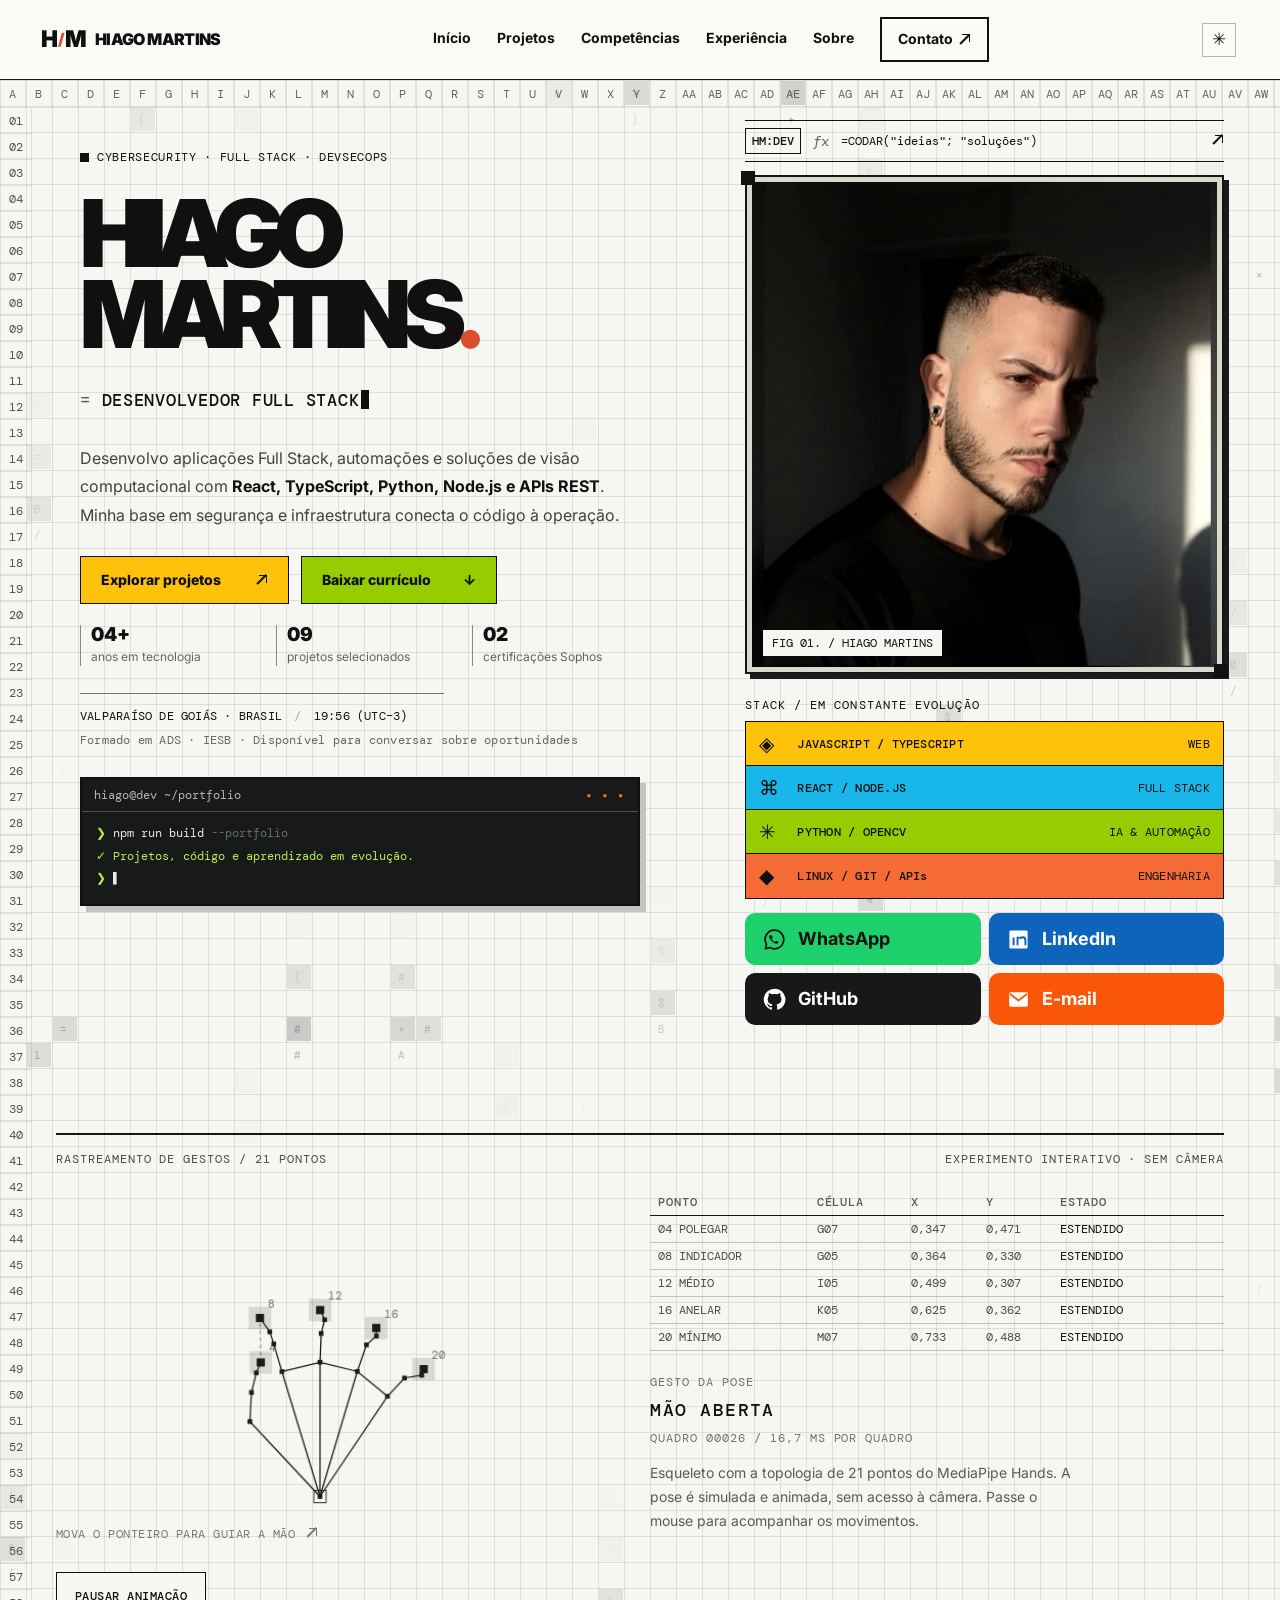
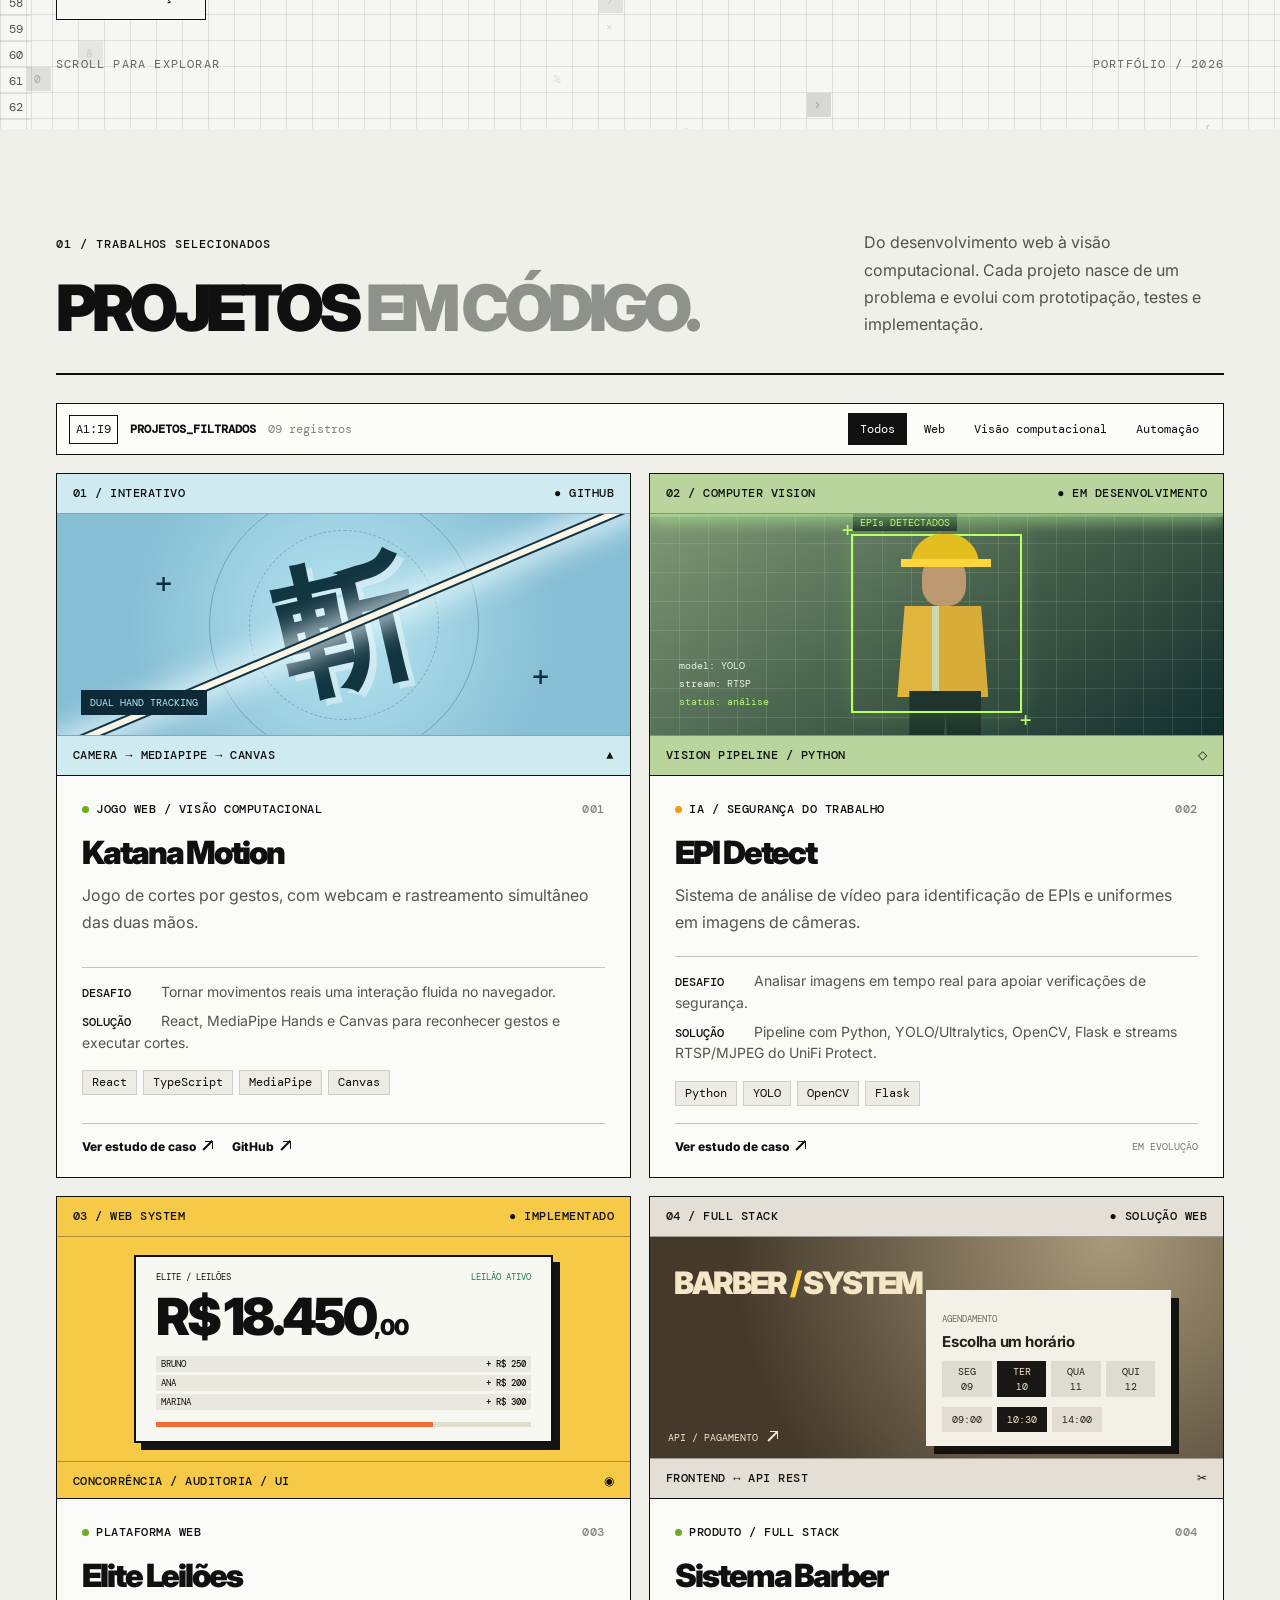
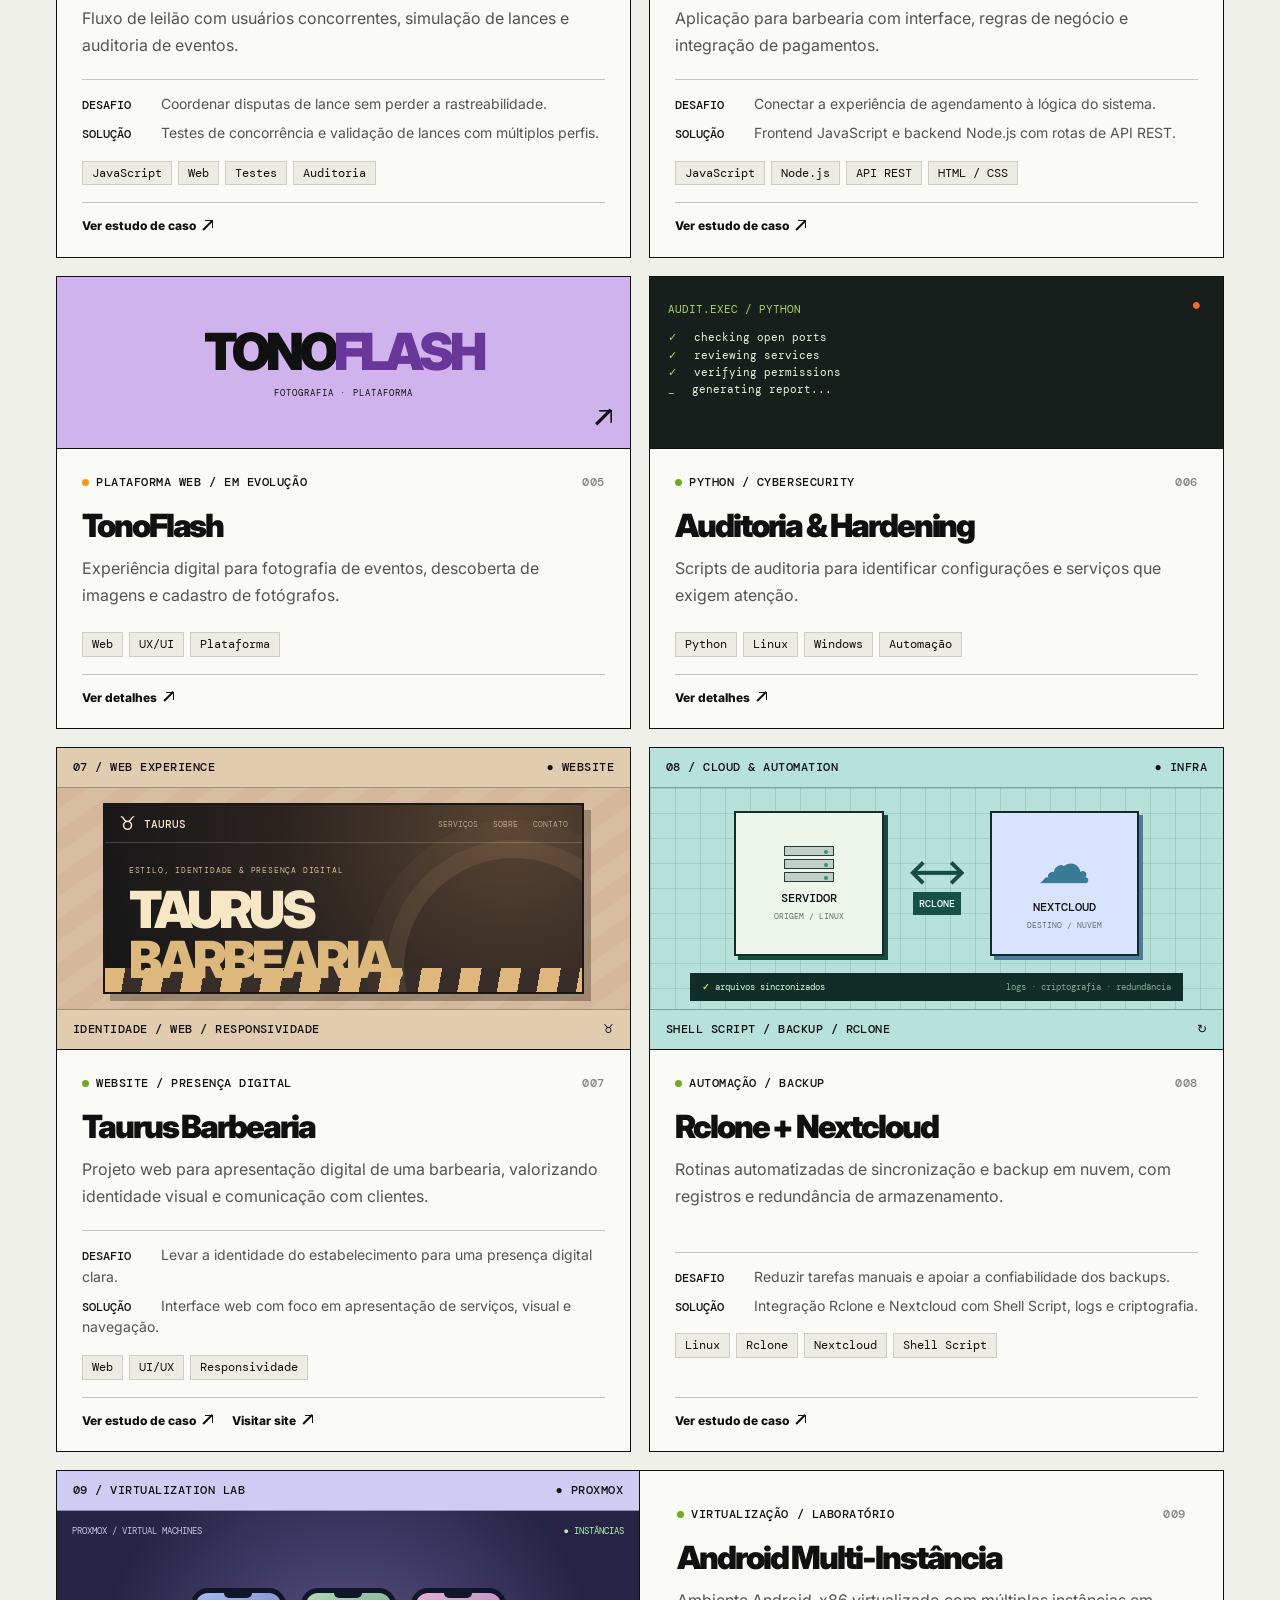
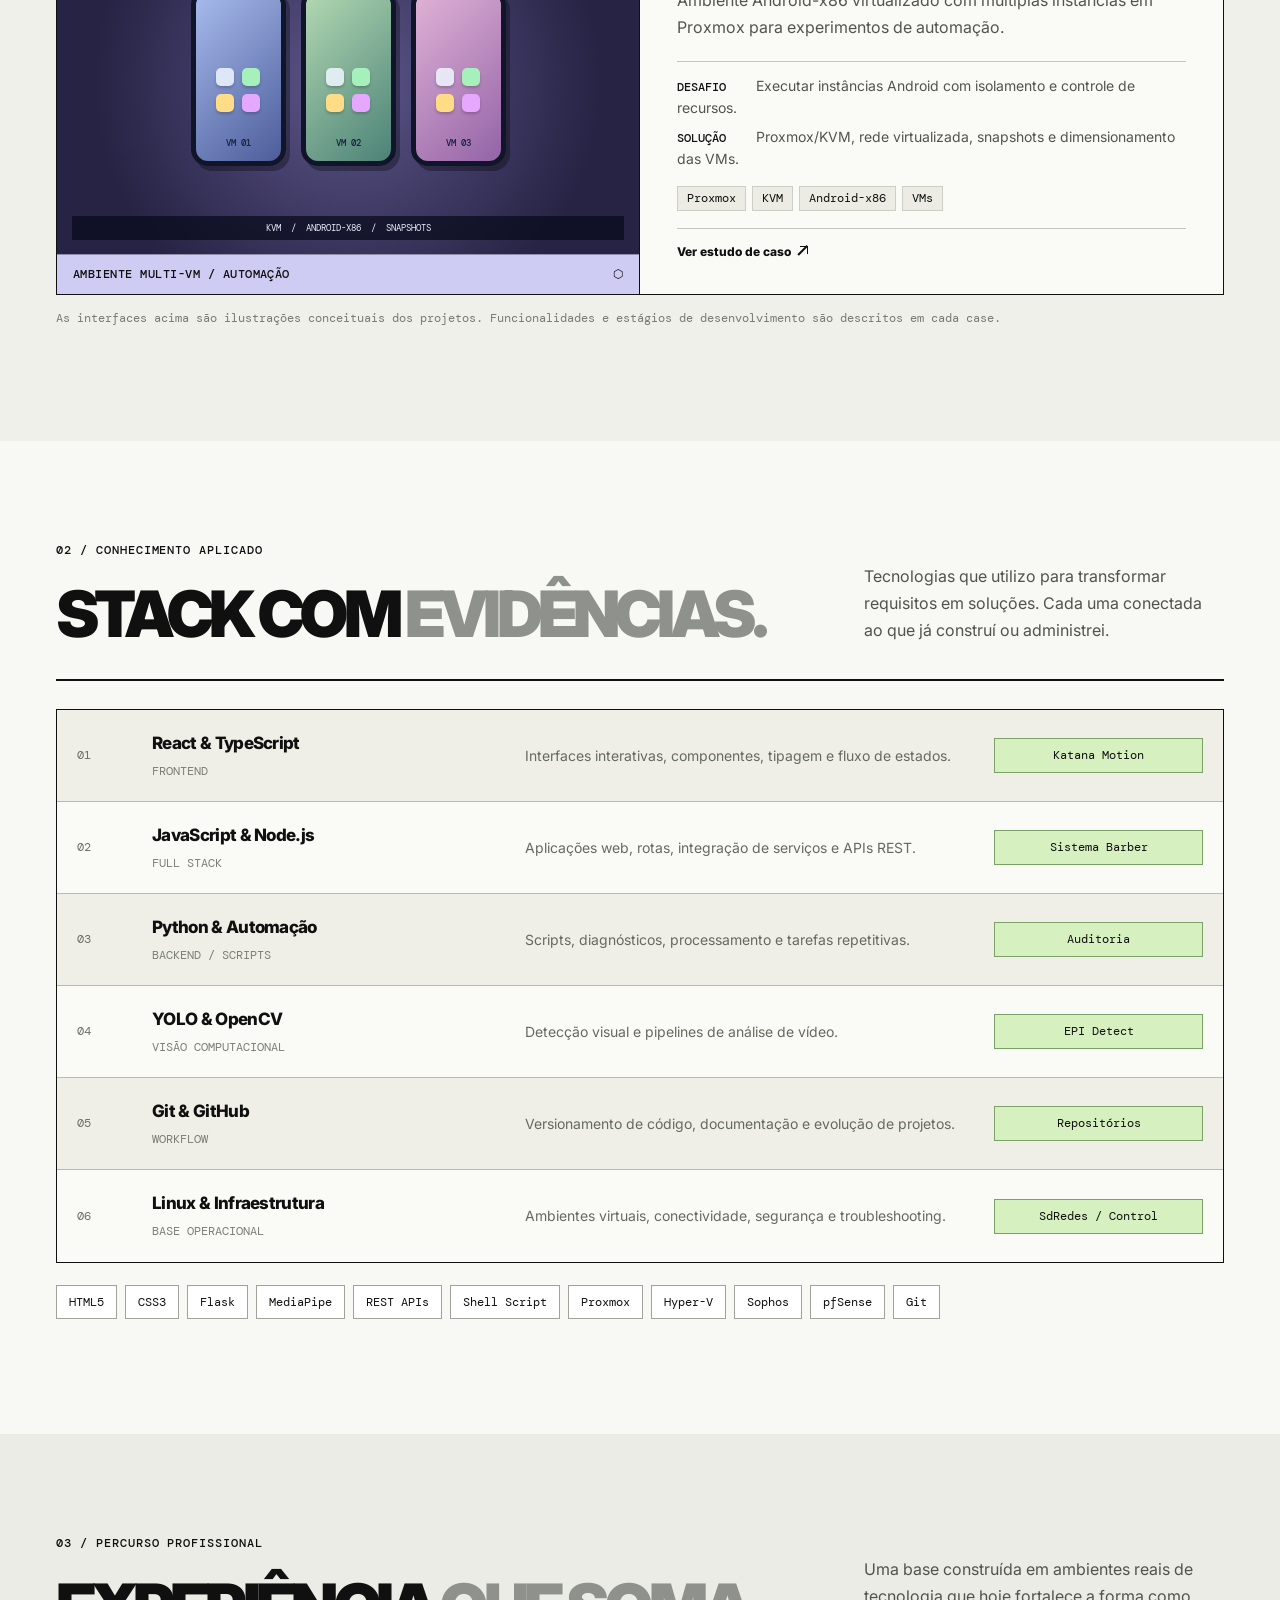
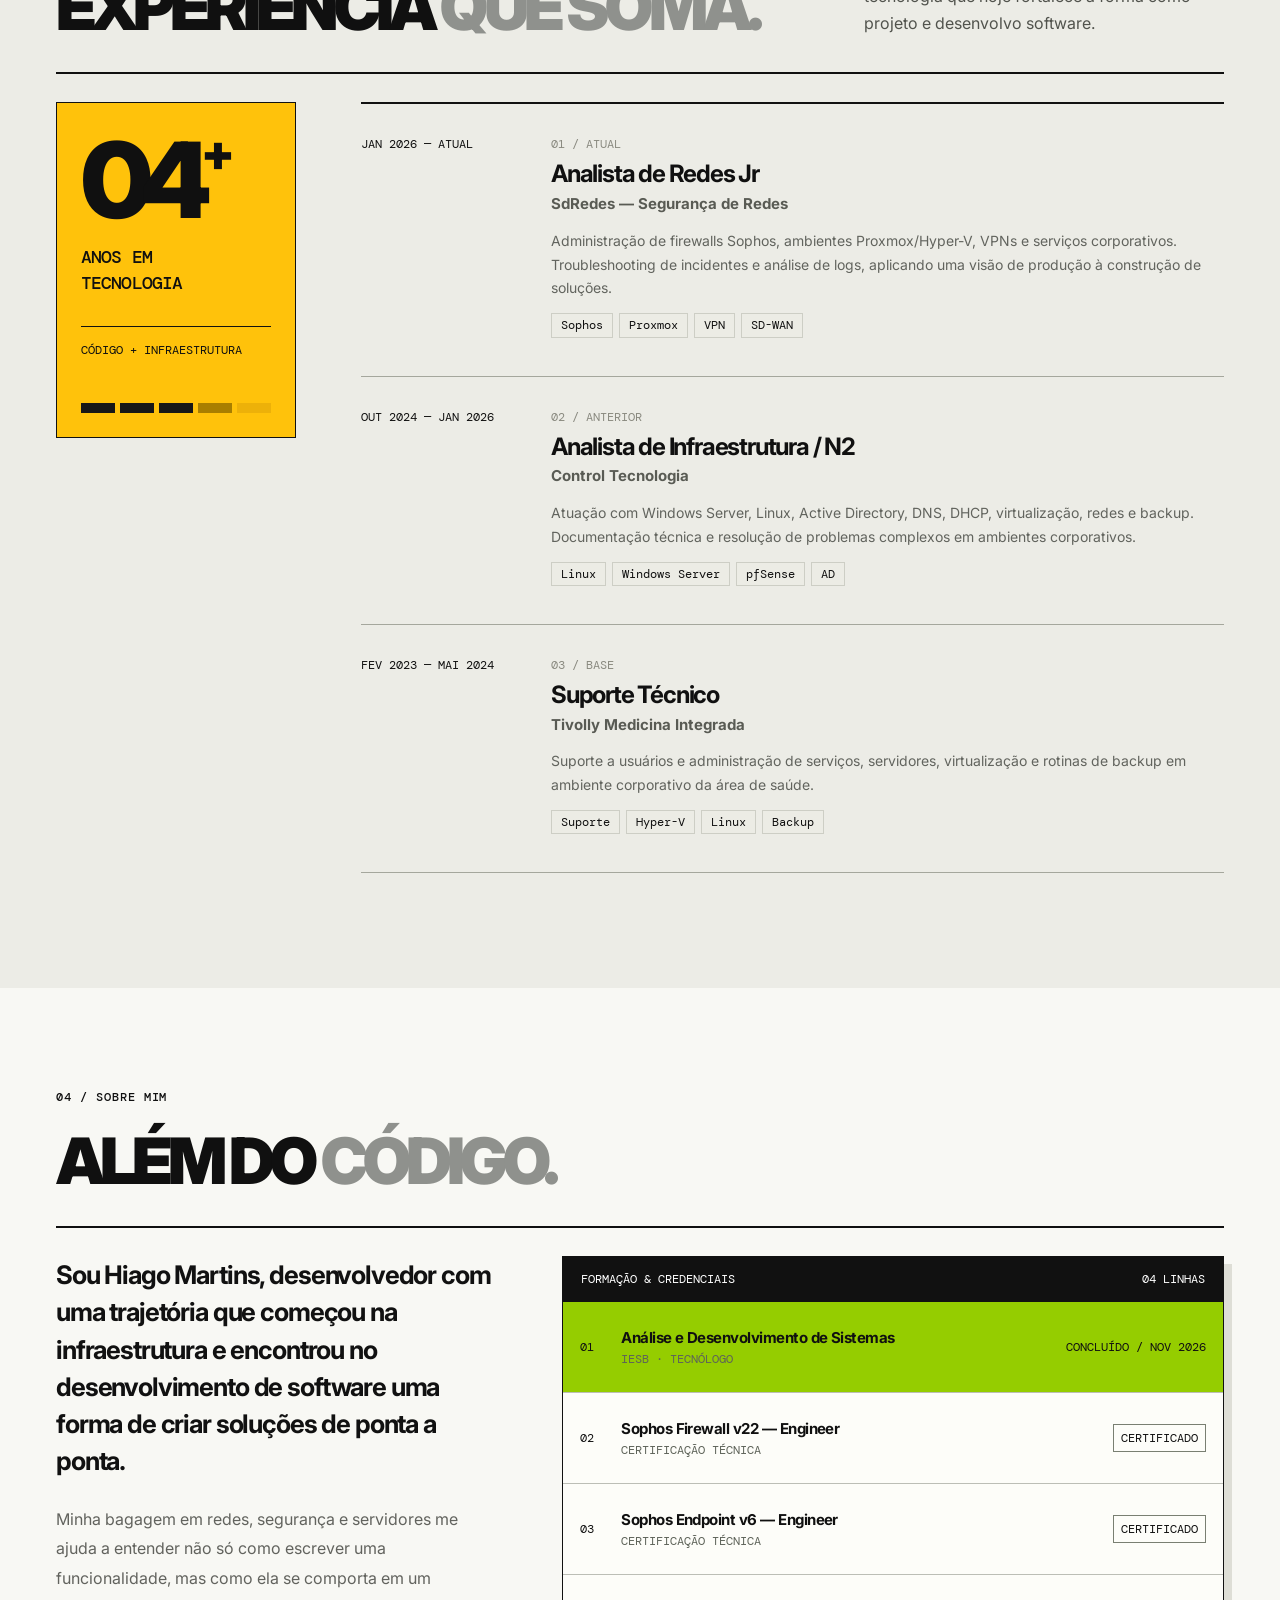
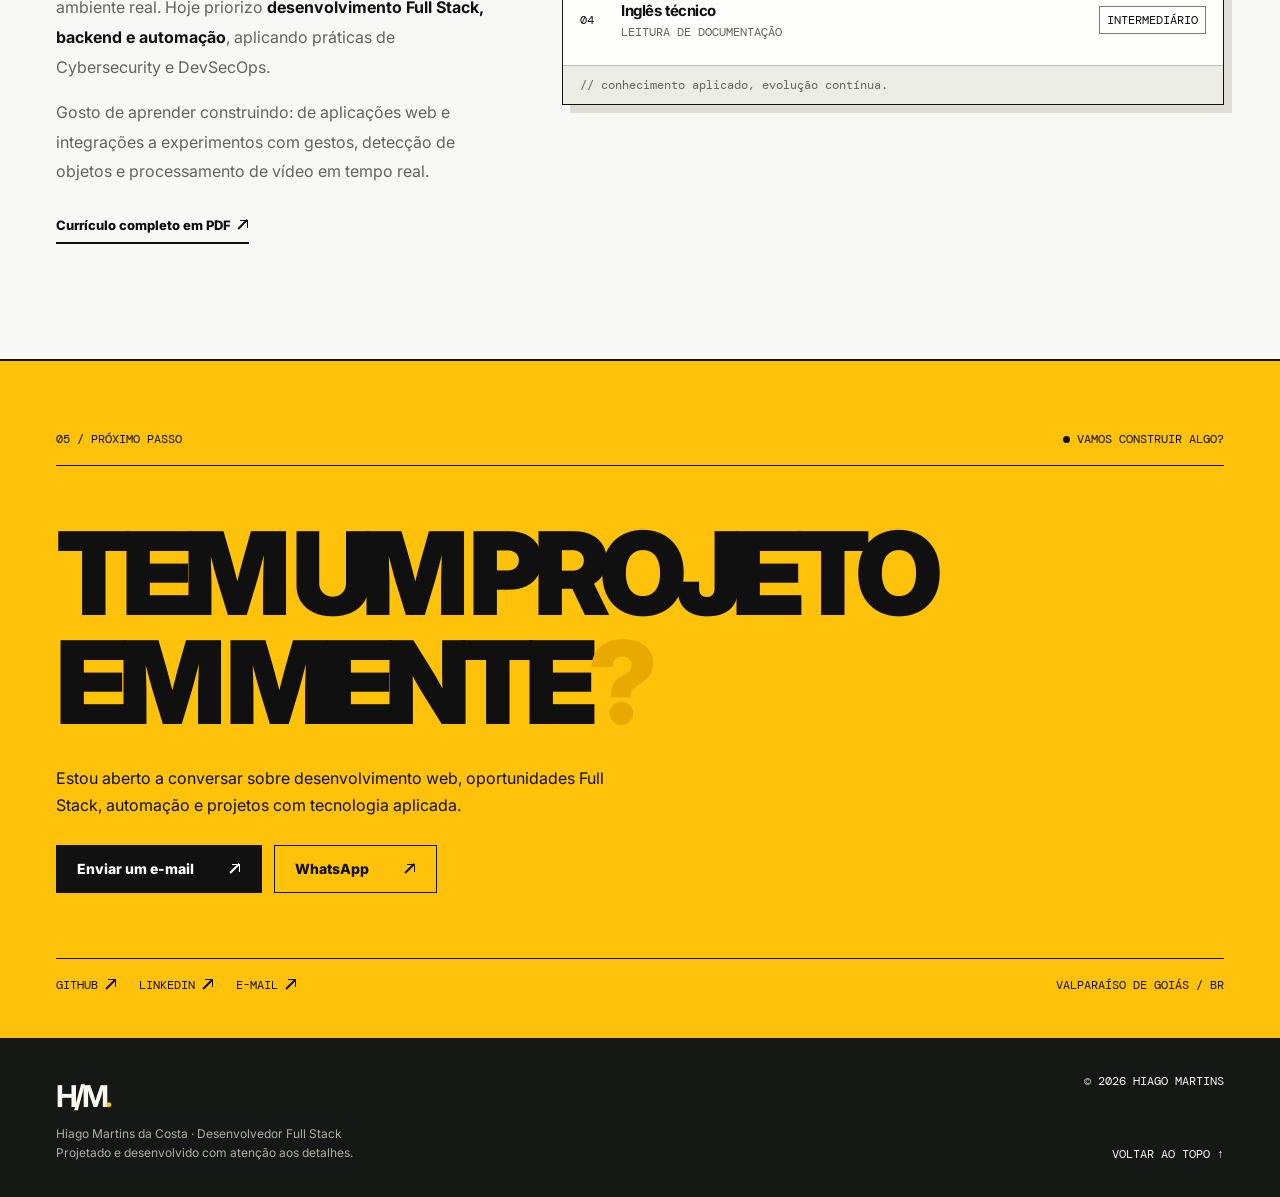
<file: index.html>
<!doctype html>
<html lang="pt-BR">
<head>
  <meta charset="utf-8">
  <meta name="viewport" content="width=device-width, initial-scale=1">
  <meta name="theme-color" content="#f6f6f2">
  <meta name="description" content="Hiago Martins — desenvolvedor Full Stack. Projetos em React, TypeScript, Python, Node.js, automação e visão computacional.">
  <meta property="og:type" content="website">
  <meta property="og:title" content="Hiago Martins — Full Stack Developer">
  <meta property="og:description" content="Do código ao ambiente de produção. Projetos, experiência e tecnologia aplicada.">
  <title>Hiago Martins — Desenvolvedor Full Stack</title>
  <link rel="preconnect" href="https://fonts.googleapis.com">
  <link rel="preconnect" href="https://fonts.gstatic.com" crossorigin>
  <link href="https://fonts.googleapis.com/css2?family=DM+Mono:wght@400;500&family=Inter:wght@400;500;600;700;800;900&display=swap" rel="stylesheet">
  <link rel="stylesheet" href="./styles.css?v=20261117-mobile-5">
  <script src="./app.js" defer></script>
</head>
<body>
  <a class="skip-link" href="#main">Pular para o conteúdo</a>
  <div class="grid-cursor" id="gridCursor" aria-hidden="true"><span class="grid-cursor-cross">+</span><span class="grid-cursor-cell" id="cursorCell">A1</span><span class="grid-cursor-coords" id="cursorCoords">X 0000 Y 0000</span></div>
  <header class="site-header">
    <a class="brand" href="#inicio" aria-label="Hiago Martins, início"><span class="brand-symbol">H<span class="brand-slash">/</span>M</span><span>HIAGO MARTINS</span></a>
    <nav class="desktop-nav" aria-label="Navegação principal">
      <a href="#inicio">Início</a><a href="#projetos">Projetos</a><a href="#competencias">Competências</a><a href="#experiencia">Experiência</a><a href="#sobre">Sobre</a>
      <a class="nav-contact" href="#contato">Contato <span aria-hidden="true"><span class="ne-arrow" aria-hidden="true"></span></span></a>
    </nav>
    <div class="header-actions">
      <button type="button" id="motionToggle" class="icon-toggle" aria-label="Reduzir animações" title="Pausar animações">✳︎</button>
      <button type="button" id="menuToggle" class="menu-toggle" aria-expanded="false" aria-controls="mobileNav">MENU <span aria-hidden="true">☰</span></button>
    </div>
    <nav class="mobile-nav" id="mobileNav" aria-label="Navegação mobile" hidden>
      <a href="#inicio">Início</a><a href="#projetos">Projetos</a><a href="#competencias">Competências</a><a href="#experiencia">Experiência</a><a href="#sobre">Sobre</a><a href="#contato">Contato</a>
    </nav>
  </header>

  <main id="main">
    <section class="hero grid-paper" id="inicio" aria-labelledby="hero-title">
      <canvas class="data-rain" id="dataRain" aria-hidden="true"></canvas>
      <div class="sheet-letters" id="sheetLetters" aria-hidden="true"></div>
      <div class="row-gutter" id="rowGutter" aria-hidden="true"></div>
      <div class="hero-inner page-container">
        <div class="hero-copy">
          <div class="eyebrow"><span class="square-dot"></span> CYBERSECURITY · FULL STACK · DEVSECOPS</div>
          <h1 id="hero-title">HIAGO<br><span>MARTINS<span class="headline-period">.</span></span></h1>
          <p class="role-line"><span class="formula-equals">=</span> <span id="roleType" aria-label="Desenvolvedor Full Stack">DESENVOLVEDOR FULL STACK</span><span class="cursor" aria-hidden="true"></span></p>
          <p class="hero-intro">Desenvolvo aplicações Full Stack, automações e soluções de visão computacional com <strong>React, TypeScript, Python, Node.js e APIs REST</strong>. Minha base em segurança e infraestrutura conecta o código à operação.</p>
          <div class="hero-cta">
            <a class="button button-yellow" href="#projetos">Explorar projetos <span aria-hidden="true"><span class="ne-arrow" aria-hidden="true"></span></span></a>
            <a class="button button-green" href="./hiago-martins-curriculo.pdf" download>Baixar currículo <span aria-hidden="true">↓</span></a>
          </div>
          <div class="hero-highlights" aria-label="Destaques profissionais">
            <span><strong>04+</strong> anos em tecnologia</span><span><strong>09</strong> projetos selecionados</span><span><strong>02</strong> certificações Sophos</span>
          </div>
          <div class="hero-local"><span class="line-rule"></span><p>VALPARAÍSO DE GOIÁS · BRASIL <span class="sep">/</span> <span id="brasilTime">UTC−3</span><br><span class="muted">Formado em ADS · IESB · Disponível para conversar sobre oportunidades</span></p></div>
          <div class="terminal-mini" aria-label="Prévia de console de desenvolvimento">
            <div class="terminal-top"><span>hiago@dev ~/portfolio</span><span class="terminal-dots">● ● ●</span></div>
            <div class="terminal-body"><p><span class="term-prompt">❯</span> npm run build<span class="term-ghost"> --portfolio</span></p><p class="term-success">✓ Projetos, código e aprendizado em evolução.</p><p><span class="term-prompt">❯</span> <span class="blink-block">▌</span></p></div>
          </div>
        </div>
        <div class="hero-side">
          <div class="sheet-formula"><span class="range-box">HM:DEV</span><span class="fx">ƒx</span><span>=CODAR("ideias"; "soluções")</span><span class="formula-tail"><span class="ne-arrow" aria-hidden="true"></span></span></div>
          <div class="portrait-frame">
            <img src="https://mart1nshiago.github.io/perfil.jpg" alt="Fotografia de Hiago Martins" loading="eager" onerror="this.style.display='none';this.parentElement.classList.add('image-unavailable')">
            <span class="portrait-placeholder" aria-hidden="true">HM<span>.</span></span>
            <span class="frame-corner frame-corner-tl"></span><span class="frame-corner frame-corner-br"></span>
            <span class="photo-label">FIG 01. / HIAGO MARTINS</span>
          </div>
          <div class="stack-label">STACK / EM CONSTANTE EVOLUÇÃO</div>
          <div class="skill-bars" aria-label="Principais tecnologias"><div class="skill-bar yellow"><span>◈</span><strong>JAVASCRIPT / TYPESCRIPT</strong><small>WEB</small></div><div class="skill-bar cyan"><span>⌘</span><strong>REACT / NODE.JS</strong><small>FULL STACK</small></div><div class="skill-bar green"><span>✳︎</span><strong>PYTHON / OPENCV</strong><small>IA & AUTOMAÇÃO</small></div><div class="skill-bar orange"><span>◆</span><strong>LINUX / GIT / APIs</strong><small>ENGENHARIA</small></div></div>
          <div class="social-grid" aria-label="Contato e redes sociais">
            <a class="social-pill whatsapp" href="https://wa.me/5561995203082" target="_blank" rel="noopener noreferrer"><svg viewBox="0 0 24 24" aria-hidden="true"><path d="M12 2.3a9.7 9.7 0 0 0-8.3 14.8L2.6 21.5l4.5-1.1A9.7 9.7 0 1 0 12 2.3Z" fill="none" stroke="currentColor" stroke-width="1.8" stroke-linejoin="round"/><path d="M8.2 7.7c-.4-.5-.8-.4-1.1-.1-1.4 1.5.1 4 2.2 6.2 2.1 2.2 4.8 3.3 6.3 2.2.3-.3.8-1.2.4-1.6l-1.9-.9c-.3-.1-.5 0-.7.2l-.9 1c-1.5-.6-2.8-1.8-3.5-3.4l.9-.8c.2-.2.3-.4.1-.7l-.8-1.9Z" fill="currentColor"/></svg><span>WhatsApp</span></a>
            <a class="social-pill linkedin" href="https://www.linkedin.com/in/hiago-martins/" target="_blank" rel="noopener noreferrer"><svg viewBox="0 0 24 24" aria-hidden="true"><rect x="2.5" y="2.5" width="19" height="19" rx="1.4" fill="currentColor"/><path d="M6.9 10v8M6.9 6.8v.1M11 18v-8h3.2v1.2c.4-.9 1.1-1.5 2.5-1.5 2.2 0 2.5 1.5 2.5 3.5V18" fill="none" stroke="#0e62b3" stroke-width="2"/></svg><span>LinkedIn</span></a>
            <a class="social-pill github" href="https://github.com/Mart1nsHiago" target="_blank" rel="noopener noreferrer"><svg viewBox="0 0 24 24" aria-hidden="true"><path fill="currentColor" d="M12 .8a11.2 11.2 0 0 0-3.5 21.85c.56.1.77-.24.77-.54v-2.1c-3.13.68-3.8-1.33-3.8-1.33-.5-1.26-1.24-1.6-1.24-1.6-1.02-.7.08-.69.08-.69 1.13.08 1.72 1.15 1.72 1.15 1.01 1.72 2.65 1.22 3.3.94.1-.73.39-1.23.7-1.52-2.5-.29-5.12-1.25-5.12-5.56 0-1.23.44-2.24 1.15-3.03-.12-.28-.5-1.43.11-2.98 0 0 .94-.3 3.08 1.16a10.8 10.8 0 0 1 5.6 0c2.14-1.45 3.08-1.16 3.08-1.16.61 1.55.23 2.7.11 2.98.72.79 1.15 1.8 1.15 3.03 0 4.33-2.63 5.27-5.14 5.55.4.35.75 1.03.75 2.09v3.11c0 .3.2.65.78.54A11.2 11.2 0 0 0 12 .8Z"/></svg><span>GitHub</span></a>
            <a class="social-pill email" href="mailto:hiagomartins55@hotmail.com"><svg viewBox="0 0 24 24" aria-hidden="true"><rect x="2.2" y="4.5" width="19.6" height="15" rx="1.8" fill="currentColor"/><path d="m3 6 9 7 9-7" fill="none" stroke="#f75a0a" stroke-width="2"/></svg><span>E-mail</span></a>
          </div>
        </div>
      </div>
      <section class="gesture-lab page-container" id="gesto" aria-labelledby="gestureTitle">
        <div class="gesture-topline"><span>RASTREAMENTO DE GESTOS / 21 PONTOS</span><span>EXPERIMENTO INTERATIVO · SEM CÂMERA</span></div>
        <div class="gesture-layout">
          <div class="gesture-visual"><canvas id="handPose" width="450" height="345" role="img" aria-label="Esqueleto animado de mão com 21 pontos. Mova o mouse sobre a figura para guiar o gesto."></canvas><span class="gesture-visual-note">MOVA O PONTEIRO PARA GUIAR A MÃO <span class="ne-arrow" aria-hidden="true"></span></span></div>
          <div class="gesture-data"><div class="gesture-table" role="table" aria-label="Coordenadas dos dedos"><div class="gesture-table-header" role="row"><span>PONTO</span><span>CÉLULA</span><span>X</span><span>Y</span><span>ESTADO</span></div><div id="gestureRows"></div></div><div class="gesture-state"><small>GESTO DA POSE</small><strong id="gestureLabel">MÃO ABERTA</strong><small id="gestureFrame">QUADRO 00000 / 16,7 MS POR QUADRO</small><p>Esqueleto com a topologia de 21 pontos do MediaPipe Hands. A pose é simulada e animada, sem acesso à câmera. Passe o mouse para acompanhar os movimentos.</p></div></div>
        </div>
        <button class="gesture-toggle" id="gestureToggle" type="button" aria-pressed="false">PAUSAR ANIMAÇÃO</button>
      </section>
      <div class="hero-bottom-note"><span>SCROLL PARA EXPLORAR</span><span>PORTFÓLIO / 2026</span></div>
    </section>

    <section class="section projects-section" id="projetos" aria-labelledby="projects-title">
      <div class="page-container">
        <div class="section-heading"><div><p class="kicker">01 / TRABALHOS SELECIONADOS</p><h2 id="projects-title">PROJETOS <span>EM CÓDIGO.</span></h2></div><p>Do desenvolvimento web à visão computacional. Cada projeto nasce de um problema e evolui com prototipação, testes e implementação.</p></div>
        <div class="project-toolbar"><div class="toolbar-left"><span class="toolbar-cell">A1:I9</span><strong>PROJETOS_FILTRADOS</strong><span class="toolbar-count" id="projectCount">09 registros</span></div><div class="filters" role="group" aria-label="Filtrar projetos"><button class="filter active" data-filter="todos" aria-pressed="true">Todos</button><button class="filter" data-filter="web" aria-pressed="false">Web</button><button class="filter" data-filter="visao" aria-pressed="false">Visão computacional</button><button class="filter" data-filter="automacao" aria-pressed="false">Automação</button></div></div>
        <div class="project-grid" id="projectGrid">
          <article class="project-card" data-category="web visao" data-project="katana">
            <div class="project-visual visual-katana"><div class="visual-head"><span>01 / INTERATIVO</span><span>● GITHUB</span></div><div class="katana-stage"><div class="katana-orbit o1"></div><div class="katana-orbit o2"></div><span class="katana-character">斬</span><span class="katana-cut"></span><span class="katana-label">DUAL HAND TRACKING</span><div class="reticle r1">+</div><div class="reticle r2">+</div></div><div class="visual-foot"><span>CAMERA → MEDIAPIPE → CANVAS</span><span>▲</span></div></div>
            <div class="project-body"><div class="project-category"><span class="status-dot"></span> JOGO WEB / VISÃO COMPUTACIONAL <span class="project-number">001</span></div><h3>Katana Motion</h3><p class="project-lead">Jogo de cortes por gestos, com webcam e rastreamento simultâneo das duas mãos.</p><div class="case-lines"><p><strong>DESAFIO</strong> Tornar movimentos reais uma interação fluida no navegador.</p><p><strong>SOLUÇÃO</strong> React, MediaPipe Hands e Canvas para reconhecer gestos e executar cortes.</p></div><div class="tag-list"><span>React</span><span>TypeScript</span><span>MediaPipe</span><span>Canvas</span></div><div class="project-links"><button class="case-link" data-open-project="katana">Ver estudo de caso <span class="ne-arrow" aria-hidden="true"></span></button><a href="https://github.com/Mart1nsHiago/katana-motion" target="_blank" rel="noopener noreferrer">GitHub <span class="ne-arrow" aria-hidden="true"></span></a></div></div>
          </article>
          <article class="project-card" data-category="visao automacao" data-project="epi">
            <div class="project-visual visual-epi"><div class="visual-head"><span>02 / COMPUTER VISION</span><span>● EM DESENVOLVIMENTO</span></div><div class="epi-stage"><div class="epi-human"><div class="helmet"></div><div class="human-head"></div><div class="human-body"></div><div class="human-legs"></div></div><div class="bounding-box"><span>EPIs DETECTADOS</span><span class="bb-corner"></span></div><div class="epi-data"><p>model: YOLO</p><p>stream: RTSP</p><p class="green-text">status: análise</p></div><div class="scanline"></div></div><div class="visual-foot"><span>VISION PIPELINE / PYTHON</span><span>◇</span></div></div>
            <div class="project-body"><div class="project-category"><span class="status-dot amber"></span> IA / SEGURANÇA DO TRABALHO <span class="project-number">002</span></div><h3>EPI Detect</h3><p class="project-lead">Sistema de análise de vídeo para identificação de EPIs e uniformes em imagens de câmeras.</p><div class="case-lines"><p><strong>DESAFIO</strong> Analisar imagens em tempo real para apoiar verificações de segurança.</p><p><strong>SOLUÇÃO</strong> Pipeline com Python, YOLO/Ultralytics, OpenCV, Flask e streams RTSP/MJPEG do UniFi Protect.</p></div><div class="tag-list"><span>Python</span><span>YOLO</span><span>OpenCV</span><span>Flask</span></div><div class="project-links"><button class="case-link" data-open-project="epi">Ver estudo de caso <span class="ne-arrow" aria-hidden="true"></span></button><span class="project-state">EM EVOLUÇÃO</span></div></div>
          </article>
          <article class="project-card" data-category="web" data-project="elite">
            <div class="project-visual visual-elite"><div class="visual-head"><span>03 / WEB SYSTEM</span><span>● IMPLEMENTADO</span></div><div class="bid-stage"><div class="bid-top"><span>ELITE / LEILÕES</span><span>LEILÃO ATIVO</span></div><div class="bid-number">R$ 18.450<span>,00</span></div><div class="bid-history"><span>BRUNO <strong>+ R$ 250</strong></span><span>ANA <strong>+ R$ 200</strong></span><span>MARINA <strong>+ R$ 300</strong></span></div><div class="bid-progress"><span></span></div></div><div class="visual-foot"><span>CONCORRÊNCIA / AUDITORIA / UI</span><span>◉</span></div></div>
            <div class="project-body"><div class="project-category"><span class="status-dot"></span> PLATAFORMA WEB <span class="project-number">003</span></div><h3>Elite Leilões</h3><p class="project-lead">Fluxo de leilão com usuários concorrentes, simulação de lances e auditoria de eventos.</p><div class="case-lines"><p><strong>DESAFIO</strong> Coordenar disputas de lance sem perder a rastreabilidade.</p><p><strong>SOLUÇÃO</strong> Testes de concorrência e validação de lances com múltiplos perfis.</p></div><div class="tag-list"><span>JavaScript</span><span>Web</span><span>Testes</span><span>Auditoria</span></div><div class="project-links"><button class="case-link" data-open-project="elite">Ver estudo de caso <span class="ne-arrow" aria-hidden="true"></span></button></div></div>
          </article>
          <article class="project-card" data-category="web" data-project="barber">
            <div class="project-visual visual-barber"><div class="visual-head"><span>04 / FULL STACK</span><span>● SOLUÇÃO WEB</span></div><div class="barber-stage"><div class="barber-brand">BARBER<span> / </span>SYSTEM</div><div class="booking-card"><span>AGENDAMENTO</span><strong>Escolha um horário</strong><div class="date-row"><span>SEG<br>09</span><span class="selected">TER<br>10</span><span>QUA<br>11</span><span>QUI<br>12</span></div><div class="time-slots"><span>09:00</span><span class="selected">10:30</span><span>14:00</span></div></div><div class="payment-stamp">API / PAGAMENTO <span class="ne-arrow" aria-hidden="true"></span></div></div><div class="visual-foot"><span>FRONTEND ↔ API REST</span><span>✂︎</span></div></div>
            <div class="project-body"><div class="project-category"><span class="status-dot"></span> PRODUTO / FULL STACK <span class="project-number">004</span></div><h3>Sistema Barber</h3><p class="project-lead">Aplicação para barbearia com interface, regras de negócio e integração de pagamentos.</p><div class="case-lines"><p><strong>DESAFIO</strong> Conectar a experiência de agendamento à lógica do sistema.</p><p><strong>SOLUÇÃO</strong> Frontend JavaScript e backend Node.js com rotas de API REST.</p></div><div class="tag-list"><span>JavaScript</span><span>Node.js</span><span>API REST</span><span>HTML / CSS</span></div><div class="project-links"><button class="case-link" data-open-project="barber">Ver estudo de caso <span class="ne-arrow" aria-hidden="true"></span></button></div></div>
          </article>
          <article class="project-card compact-project" data-category="web" data-project="tono"><div class="compact-art tono-art"><span>TONO<span>FLASH</span></span><small>FOTOGRAFIA · PLATAFORMA</small><b><span class="ne-arrow" aria-hidden="true"></span></b></div><div class="project-body"><div class="project-category"><span class="status-dot amber"></span> PLATAFORMA WEB / EM EVOLUÇÃO <span class="project-number">005</span></div><h3>TonoFlash</h3><p class="project-lead">Experiência digital para fotografia de eventos, descoberta de imagens e cadastro de fotógrafos.</p><div class="tag-list"><span>Web</span><span>UX/UI</span><span>Plataforma</span></div><div class="project-links"><button class="case-link" data-open-project="tono">Ver detalhes <span class="ne-arrow" aria-hidden="true"></span></button></div></div></article>
          <article class="project-card compact-project" data-category="automacao" data-project="audit"><div class="compact-art audit-art"><span class="code-head">AUDIT.EXEC / PYTHON</span><div><p><em>✓</em> checking open ports</p><p><em>✓</em> reviewing services</p><p><em>✓</em> verifying permissions</p><p><em>_</em> generating report...</p></div><b>●</b></div><div class="project-body"><div class="project-category"><span class="status-dot"></span> PYTHON / CYBERSECURITY <span class="project-number">006</span></div><h3>Auditoria & Hardening</h3><p class="project-lead">Scripts de auditoria para identificar configurações e serviços que exigem atenção.</p><div class="tag-list"><span>Python</span><span>Linux</span><span>Windows</span><span>Automação</span></div><div class="project-links"><button class="case-link" data-open-project="audit">Ver detalhes <span class="ne-arrow" aria-hidden="true"></span></button></div></div></article>
          <article class="project-card" data-category="web" data-project="taurus">
            <div class="project-visual visual-taurus"><div class="visual-head"><span>07 / WEB EXPERIENCE</span><span>● WEBSITE</span></div><div class="taurus-stage"><div class="taurus-website"><div class="taurus-topbar"><span class="taurus-symbol">♉︎</span><span>TAURUS</span><span>SERVIÇOS&nbsp;&nbsp; SOBRE&nbsp;&nbsp; CONTATO</span></div><div class="taurus-wordmark"><small>ESTILO, IDENTIDADE & PRESENÇA DIGITAL</small><strong>TAURUS<br><em>BARBEARIA.</em></strong><span class="taurus-illustrated-link">CONHECER O ESPAÇO <span class="ne-arrow" aria-hidden="true"></span></span></div><div class="taurus-stripe"></div></div></div><div class="visual-foot"><span>IDENTIDADE / WEB / RESPONSIVIDADE</span><span>♉︎</span></div></div>
            <div class="project-body"><div class="project-category"><span class="status-dot"></span> WEBSITE / PRESENÇA DIGITAL <span class="project-number">007</span></div><h3>Taurus Barbearia</h3><p class="project-lead">Projeto web para apresentação digital de uma barbearia, valorizando identidade visual e comunicação com clientes.</p><div class="case-lines"><p><strong>DESAFIO</strong> Levar a identidade do estabelecimento para uma presença digital clara.</p><p><strong>SOLUÇÃO</strong> Interface web com foco em apresentação de serviços, visual e navegação.</p></div><div class="tag-list"><span>Web</span><span>UI/UX</span><span>Responsividade</span></div><div class="project-links"><button class="case-link" data-open-project="taurus">Ver estudo de caso <span class="ne-arrow" aria-hidden="true"></span></button><a href="https://taurusbarbearia.com/" target="_blank" rel="noopener noreferrer">Visitar site <span class="ne-arrow" aria-hidden="true"></span></a></div></div>
          </article>
          <article class="project-card" data-category="automacao" data-project="backup">
            <div class="project-visual visual-backup"><div class="visual-head"><span>08 / CLOUD & AUTOMATION</span><span>● INFRA</span></div><div class="backup-stage"><div class="backup-flow"><div class="backup-node"><div class="backup-server"><span></span><span></span><span></span></div><strong>SERVIDOR</strong><small>ORIGEM / LINUX</small></div><div class="backup-connection"><b>⟷</b><span>RCLONE</span></div><div class="backup-node cloud-node"><div class="backup-cloud">☁︎</div><strong>NEXTCLOUD</strong><small>DESTINO / NUVEM</small></div></div><div class="backup-console"><span><b>✓</b> arquivos sincronizados</span><span>logs · criptografia · redundância</span></div></div><div class="visual-foot"><span>SHELL SCRIPT / BACKUP / RCLONE</span><span>↻</span></div></div>
            <div class="project-body"><div class="project-category"><span class="status-dot"></span> AUTOMAÇÃO / BACKUP <span class="project-number">008</span></div><h3>Rclone + Nextcloud</h3><p class="project-lead">Rotinas automatizadas de sincronização e backup em nuvem, com registros e redundância de armazenamento.</p><div class="case-lines"><p><strong>DESAFIO</strong> Reduzir tarefas manuais e apoiar a confiabilidade dos backups.</p><p><strong>SOLUÇÃO</strong> Integração Rclone e Nextcloud com Shell Script, logs e criptografia.</p></div><div class="tag-list"><span>Linux</span><span>Rclone</span><span>Nextcloud</span><span>Shell Script</span></div><div class="project-links"><button class="case-link" data-open-project="backup">Ver estudo de caso <span class="ne-arrow" aria-hidden="true"></span></button></div></div>
          </article>
          <article class="project-card" data-category="automacao" data-project="android">
            <div class="project-visual visual-android"><div class="visual-head"><span>09 / VIRTUALIZATION LAB</span><span>● PROXMOX</span></div><div class="android-stage"><div class="android-dashboard-top"><span>PROXMOX / VIRTUAL MACHINES</span><span>● INSTÂNCIAS</span></div><div class="android-machines"><div class="android-device"><div class="android-notch"></div><div class="android-icon-grid"><i></i><i></i><i></i><i></i></div><span>VM 01</span></div><div class="android-device"><div class="android-notch"></div><div class="android-icon-grid"><i></i><i></i><i></i><i></i></div><span>VM 02</span></div><div class="android-device"><div class="android-notch"></div><div class="android-icon-grid"><i></i><i></i><i></i><i></i></div><span>VM 03</span></div></div><div class="android-console">KVM&nbsp; / &nbsp;ANDROID-X86&nbsp; / &nbsp;SNAPSHOTS</div></div><div class="visual-foot"><span>AMBIENTE MULTI-VM / AUTOMAÇÃO</span><span>⬡</span></div></div>
            <div class="project-body"><div class="project-category"><span class="status-dot"></span> VIRTUALIZAÇÃO / LABORATÓRIO <span class="project-number">009</span></div><h3>Android Multi-Instância</h3><p class="project-lead">Ambiente Android-x86 virtualizado com múltiplas instâncias em Proxmox para experimentos de automação.</p><div class="case-lines"><p><strong>DESAFIO</strong> Executar instâncias Android com isolamento e controle de recursos.</p><p><strong>SOLUÇÃO</strong> Proxmox/KVM, rede virtualizada, snapshots e dimensionamento das VMs.</p></div><div class="tag-list"><span>Proxmox</span><span>KVM</span><span>Android-x86</span><span>VMs</span></div><div class="project-links"><button class="case-link" data-open-project="android">Ver estudo de caso <span class="ne-arrow" aria-hidden="true"></span></button></div></div>
          </article>
        </div>
        <p class="project-disclaimer">As interfaces acima são ilustrações conceituais dos projetos. Funcionalidades e estágios de desenvolvimento são descritos em cada case.</p>
      </div>
    </section>

    <section class="section evidence-section grid-paper" id="competencias" aria-labelledby="skills-title"><div class="page-container"><div class="section-heading"><div><p class="kicker">02 / CONHECIMENTO APLICADO</p><h2 id="skills-title">STACK COM <span>EVIDÊNCIAS.</span></h2></div><p>Tecnologias que utilizo para transformar requisitos em soluções. Cada uma conectada ao que já construí ou administrei.</p></div><div class="skills-table" role="list"><div class="skill-row" role="listitem"><span class="skill-index">01</span><div><strong>React & TypeScript</strong><small>FRONTEND</small></div><p>Interfaces interativas, componentes, tipagem e fluxo de estados.</p><span class="evidence-pill">Katana Motion</span></div><div class="skill-row" role="listitem"><span class="skill-index">02</span><div><strong>JavaScript & Node.js</strong><small>FULL STACK</small></div><p>Aplicações web, rotas, integração de serviços e APIs REST.</p><span class="evidence-pill">Sistema Barber</span></div><div class="skill-row" role="listitem"><span class="skill-index">03</span><div><strong>Python & Automação</strong><small>BACKEND / SCRIPTS</small></div><p>Scripts, diagnósticos, processamento e tarefas repetitivas.</p><span class="evidence-pill">Auditoria</span></div><div class="skill-row" role="listitem"><span class="skill-index">04</span><div><strong>YOLO & OpenCV</strong><small>VISÃO COMPUTACIONAL</small></div><p>Detecção visual e pipelines de análise de vídeo.</p><span class="evidence-pill">EPI Detect</span></div><div class="skill-row" role="listitem"><span class="skill-index">05</span><div><strong>Git & GitHub</strong><small>WORKFLOW</small></div><p>Versionamento de código, documentação e evolução de projetos.</p><span class="evidence-pill">Repositórios</span></div><div class="skill-row" role="listitem"><span class="skill-index">06</span><div><strong>Linux & Infraestrutura</strong><small>BASE OPERACIONAL</small></div><p>Ambientes virtuais, conectividade, segurança e troubleshooting.</p><span class="evidence-pill">SdRedes / Control</span></div></div><div class="stack-cloud"><span>HTML5</span><span>CSS3</span><span>Flask</span><span>MediaPipe</span><span>REST APIs</span><span>Shell Script</span><span>Proxmox</span><span>Hyper-V</span><span>Sophos</span><span>pfSense</span><span>Git</span></div></div></section>

    <section class="section experience-section" id="experiencia" aria-labelledby="experience-title"><div class="page-container"><div class="section-heading"><div><p class="kicker">03 / PERCURSO PROFISSIONAL</p><h2 id="experience-title">EXPERIÊNCIA <span>QUE SOMA.</span></h2></div><p>Uma base construída em ambientes reais de tecnologia que hoje fortalece a forma como projeto e desenvolvo software.</p></div><div class="experience-layout"><div class="experience-summary"><span class="big-number">04<span>+</span></span><p>ANOS EM<br>TECNOLOGIA</p><div class="summary-tag">CÓDIGO + INFRAESTRUTURA</div><div class="progress-deco"><span></span><span></span><span></span><span></span><span></span></div></div><div class="timeline"><article class="timeline-item"><div class="timeline-date">JAN 2026 — ATUAL</div><div><div class="timeline-label">01 / ATUAL</div><h3>Analista de Redes Jr</h3><h4>SdRedes — Segurança de Redes</h4><p>Administração de firewalls Sophos, ambientes Proxmox/Hyper-V, VPNs e serviços corporativos. Troubleshooting de incidentes e análise de logs, aplicando uma visão de produção à construção de soluções.</p><div class="tag-list"><span>Sophos</span><span>Proxmox</span><span>VPN</span><span>SD-WAN</span></div></div></article><article class="timeline-item"><div class="timeline-date">OUT 2024 — JAN 2026</div><div><div class="timeline-label">02 / ANTERIOR</div><h3>Analista de Infraestrutura / N2</h3><h4>Control Tecnologia</h4><p>Atuação com Windows Server, Linux, Active Directory, DNS, DHCP, virtualização, redes e backup. Documentação técnica e resolução de problemas complexos em ambientes corporativos.</p><div class="tag-list"><span>Linux</span><span>Windows Server</span><span>pfSense</span><span>AD</span></div></div></article><article class="timeline-item"><div class="timeline-date">FEV 2023 — MAI 2024</div><div><div class="timeline-label">03 / BASE</div><h3>Suporte Técnico</h3><h4>Tivolly Medicina Integrada</h4><p>Suporte a usuários e administração de serviços, servidores, virtualização e rotinas de backup em ambiente corporativo da área de saúde.</p><div class="tag-list"><span>Suporte</span><span>Hyper-V</span><span>Linux</span><span>Backup</span></div></div></article></div></div></div></section>

    <section class="section about-section grid-paper" id="sobre" aria-labelledby="about-title"><div class="page-container"><div class="section-heading"><div><p class="kicker">04 / SOBRE MIM</p><h2 id="about-title">ALÉM DO <span>CÓDIGO.</span></h2></div></div><div class="about-grid"><div class="about-story"><p class="about-lead">Sou Hiago Martins, desenvolvedor com uma trajetória que começou na infraestrutura e encontrou no desenvolvimento de software uma forma de criar soluções de ponta a ponta.</p><p>Minha bagagem em redes, segurança e servidores me ajuda a entender não só como escrever uma funcionalidade, mas como ela se comporta em um ambiente real. Hoje priorizo <strong>desenvolvimento Full Stack, backend e automação</strong>, aplicando práticas de Cybersecurity e DevSecOps.</p><p>Gosto de aprender construindo: de aplicações web e integrações a experimentos com gestos, detecção de objetos e processamento de vídeo em tempo real.</p><a class="text-arrow" href="./hiago-martins-curriculo.pdf" download>Currículo completo em PDF <span class="ne-arrow" aria-hidden="true"></span></a></div><div class="qualification-panel"><div class="panel-title"><span>FORMAÇÃO & CREDENCIAIS</span><span>04 LINHAS</span></div><div class="qualification-row featured"><span>01</span><div><strong>Análise e Desenvolvimento de Sistemas</strong><small>IESB · TECNÓLOGO</small></div><span class="qual-status">CONCLUÍDO / NOV 2026</span></div><div class="qualification-row"><span>02</span><div><strong>Sophos Firewall v22 — Engineer</strong><small>CERTIFICAÇÃO TÉCNICA</small></div><span class="qual-badge">CERTIFICADO</span></div><div class="qualification-row"><span>03</span><div><strong>Sophos Endpoint v6 — Engineer</strong><small>CERTIFICAÇÃO TÉCNICA</small></div><span class="qual-badge">CERTIFICADO</span></div><div class="qualification-row"><span>04</span><div><strong>Inglês técnico</strong><small>LEITURA DE DOCUMENTAÇÃO</small></div><span class="qual-badge">INTERMEDIÁRIO</span></div><div class="panel-footer">// conhecimento aplicado, evolução contínua.</div></div></div></div></section>

    <section class="contact-section" id="contato" aria-labelledby="contact-title"><div class="page-container"><div class="contact-meta"><span>05 / PRÓXIMO PASSO</span><span><span class="live-dot"></span> VAMOS CONSTRUIR ALGO?</span></div><h2 id="contact-title">TEM UM PROJETO<br>EM MENTE<span>?</span></h2><p>Estou aberto a conversar sobre desenvolvimento web, oportunidades Full Stack, automação e projetos com tecnologia aplicada.</p><div class="contact-buttons"><a class="button button-dark" href="mailto:hiagomartins55@hotmail.com?subject=Contato%20pelo%20portfolio">Enviar um e-mail <span aria-hidden="true"><span class="ne-arrow" aria-hidden="true"></span></span></a><a class="button button-outline" href="https://wa.me/5561995203082" target="_blank" rel="noopener noreferrer">WhatsApp <span aria-hidden="true"><span class="ne-arrow" aria-hidden="true"></span></span></a></div><div class="contact-bottom"><a href="https://github.com/Mart1nsHiago" target="_blank" rel="noopener noreferrer">GITHUB <span class="ne-arrow" aria-hidden="true"></span></a><a href="https://www.linkedin.com/in/hiago-martins/" target="_blank" rel="noopener noreferrer">LINKEDIN <span class="ne-arrow" aria-hidden="true"></span></a><a href="mailto:hiagomartins55@hotmail.com">E-MAIL <span class="ne-arrow" aria-hidden="true"></span></a><span>VALPARAÍSO DE GOIÁS / BR</span></div></div></section>
  </main>
  <footer class="site-footer"><div class="page-container"><div><strong>H/M<span>.</span></strong><p>Hiago Martins da Costa · Desenvolvedor Full Stack<br>Projetado e desenvolvido com atenção aos detalhes.</p></div><div><span>© 2026 HIAGO MARTINS</span><a href="#inicio">VOLTAR AO TOPO ↑</a></div></div></footer>

  <dialog id="caseDialog" class="case-dialog" aria-labelledby="caseTitle"><div class="dialog-shell"><div class="dialog-header"><span>CASE_DETAIL / <span id="caseIndex">001</span></span><button id="caseClose" aria-label="Fechar detalhes" type="button">FECHAR ×</button></div><div class="dialog-content"><p class="kicker" id="caseCategory"></p><h2 id="caseTitle"></h2><p class="dialog-intro" id="caseIntro"></p><div class="dialog-blocks"><div><span>O DESAFIO</span><p id="caseChallenge"></p></div><div><span>A ABORDAGEM</span><p id="caseApproach"></p></div><div><span>ESTADO ATUAL</span><p id="caseResult"></p></div></div><div class="tag-list" id="caseTech"></div><div class="dialog-actions" id="caseActions"></div></div></div></dialog>
</body>
</html>
</file>
<file: styles.css>
:root{--ink:#101010;--paper:#f6f6f2;--grid:rgba(21,21,21,.105);--soft:#6d6e6b;--yellow:#ffc20b;--green:#95cd00;--cyan:#19b7e9;--orange:#f46b35;--border:#1b1b1b;--mono:"DM Mono",monospace;--sans:Inter,Arial,sans-serif}
*{box-sizing:border-box}
html{scroll-behavior:smooth;scroll-padding-top:84px}
body{margin:0;background:var(--paper);color:var(--ink);font:400 16px/1.58 var(--sans);-webkit-font-smoothing:antialiased}
button,a{font:inherit}
button{cursor:pointer}
a{color:inherit;text-decoration:none}
button:focus-visible,a:focus-visible{outline:3px solid #0f83c7;outline-offset:3px}
::selection{background:var(--yellow);color:var(--ink)}
html{-webkit-text-size-adjust:100%;text-size-adjust:100%}
button{color:inherit;-webkit-appearance:none;appearance:none}
.menu-toggle,.case-link,.filter,.gesture-toggle{color:var(--ink)}
/* Draw small northeast arrows as vectors: iOS otherwise renders ↗ as emoji. */
.ne-arrow{display:inline-block;position:relative;width:12px;height:12px;flex:0 0 12px;margin-left:3px;vertical-align:-1px;color:inherit}
.ne-arrow::before{content:"";position:absolute;top:1px;right:1px;width:7px;height:7px;border-top:1.7px solid currentColor;border-right:1.7px solid currentColor}
.ne-arrow::after{content:"";position:absolute;left:1px;bottom:1px;width:13px;height:1.7px;background:currentColor;transform:rotate(-45deg);transform-origin:left center}
.tono-art>b .ne-arrow{transform:scale(1.6)}
.skip-link{position:absolute;top:-100px;left:12px;padding:9px 16px;background:var(--yellow);z-index:999}
.skip-link:focus{top:10px}
.page-container{width:min(1480px,calc(100% - 112px));margin:auto}
.site-header{height:80px;padding:0 max(44px,calc((100% - 1480px)/2));display:flex;align-items:center;justify-content:space-between;background:rgba(250,250,247,.97);border-bottom:1.5px solid var(--border);position:sticky;top:0;z-index:40;backdrop-filter:blur(12px)}
.brand{display:flex;align-items:center;gap:14px;font-size:16px;font-weight:900;letter-spacing:-.04em;white-space:nowrap}
.brand-symbol{display:inline-flex;align-items:center;justify-content:center;width:37px;height:34px;font-size:23px;font-weight:900;letter-spacing:-.13em}
.brand-slash{font-size:16px;color:#dc4c22;margin:0 3px}
.desktop-nav{display:flex;align-items:center;gap:26px;font-size:13px;font-weight:700}
.desktop-nav>a:not(.nav-contact){padding:8px 0;border-bottom:2px solid transparent;transition:border-color .2s}
.desktop-nav>a:hover:not(.nav-contact){border-color:var(--ink)}
.nav-contact{padding:9px 16px;border:2px solid var(--ink);font-size:13px;transition:background .2s}
.nav-contact:hover{background:var(--yellow)}
.header-actions{display:flex;gap:8px;align-items:center}
.icon-toggle{background:none;border:1px solid #b6b6b1;width:34px;height:34px;font-size:17px;line-height:1}
.icon-toggle[aria-pressed="true"]{background:#ddd}
.menu-toggle{display:none;background:none;border:1px solid var(--ink);padding:7px 11px;font:500 11px var(--mono)}
.mobile-nav{display:none}
.grid-paper{background-color:var(--paper);background-image:linear-gradient(to right,var(--grid) 1px,transparent 1px),linear-gradient(to bottom,var(--grid) 1px,transparent 1px);background-size:26px 26px}
.hero{position:relative;padding:40px 0 56px;overflow:hidden}
.sheet-letters{position:absolute;left:0;right:0;top:0;height:28px;border-bottom:1px solid var(--grid);display:flex;gap:0;overflow:hidden;white-space:nowrap;color:#40413f;opacity:.8;font:10px var(--mono);pointer-events:none}
.sheet-letters span{min-width:26px;width:26px;text-align:center;line-height:28px;border-right:1px solid var(--grid)}
.row-gutter{position:absolute;left:0;top:28px;bottom:0;width:32px;display:flex;flex-direction:column;overflow:hidden;color:#505050;pointer-events:none;font:10px var(--mono)}
.row-gutter span{height:26px;min-height:26px;line-height:26px;text-align:center;border-bottom:1px solid var(--grid);border-right:1px solid var(--grid)}
.hero-inner{display:grid;grid-template-columns:minmax(0,1.14fr) minmax(360px,.86fr);gap:55px;position:relative}
.hero-copy{padding:28px 0 0 24px;min-width:0}
.eyebrow,.kicker,.stack-label,.project-category,.panel-title,.timeline-label,.contact-meta,.photo-label,.hero-bottom-note,.sheet-formula,.project-toolbar,.visual-head,.visual-foot,.compact-art,.toolbar-cell,.skill-index,.evidence-pill,.terminal-mini,.stack-note,.project-disclaimer{font-family:var(--mono)}
.eyebrow{font-size:11px;letter-spacing:.055em;display:flex;align-items:center;gap:8px;white-space:nowrap}
.square-dot{width:9px;height:9px;background:var(--ink);display:inline-block}
h1,h2,h3,h4,p{margin-top:0}
.hero h1{margin:26px 0 18px;font-size:clamp(72px,7.3vw,119px);line-height:.87;letter-spacing:-.09em;font-weight:900}
.hero h1>span{white-space:nowrap}
.headline-period{color:#da4e2b}
.role-line{font:500 clamp(13px,1.3vw,17px) var(--mono);letter-spacing:.045em;margin:33px 0 30px;min-height:25px}
.formula-equals{font-weight:400;color:#575757}
.cursor{display:inline-block;width:8px;height:19px;background:var(--ink);vertical-align:-3px;margin-left:2px;animation:blink 1s steps(1) infinite}
@keyframes blink{50%{opacity:0}}
.hero-intro{font-size:16px;line-height:1.8;max-width:570px;color:#424341;margin-bottom:26px}
.hero-intro strong{color:var(--ink);font-weight:700}
.hero-cta{display:flex;align-items:center;gap:12px;flex-wrap:wrap}
.button{display:inline-flex;justify-content:center;align-items:center;gap:32px;border:1.5px solid var(--ink);min-height:48px;padding:11px 20px;color:var(--ink);font-weight:800;font-size:13px;transition:transform .18s,box-shadow .18s,background .18s}
.button:hover{transform:translate(-2px,-2px);box-shadow:3px 3px 0 var(--ink)}
.button-yellow{background:var(--yellow)}
.button-green{background:var(--green)}
.hero-highlights{max-width:575px;display:grid;grid-template-columns:repeat(3,1fr);gap:13px;margin-top:21px;font-size:11px;line-height:1.4;color:#656660}
.hero-highlights span{border-left:1px solid #898a86;padding-left:10px}
.hero-highlights strong{font-size:19px;line-height:1;font-weight:900;color:#111;display:block;margin-bottom:5px}
.hero-local{margin-top:27px;max-width:560px;font:11px/2 var(--mono);letter-spacing:.018em}
.hero-local .line-rule{display:block;height:1px;width:65%;background:#777;margin-bottom:10px}
.hero-local p{margin:0}
.hero-local .sep{color:#aaa;margin:0 5px}
.muted{color:#666}
.terminal-mini{max-width:560px;margin-top:25px;background:#171a18;border:2px solid var(--ink);color:#e4eddf;box-shadow:6px 6px 0 #c3c4bf;font:11px/1.55 var(--mono)}
.terminal-top{display:flex;align-items:center;justify-content:space-between;padding:7px 12px;border-bottom:1px solid #494d48;color:#b3b8b0}
.terminal-dots{color:var(--orange);letter-spacing:3px;font-size:8px}
.terminal-body{padding:12px 14px}
.terminal-body p{margin:0 0 4px}
.term-prompt,.term-success{color:#b9ee50}
.term-ghost{color:#666f66}
.blink-block{animation:blink 1s steps(1) infinite}
.hero-side{padding-top:0;min-width:0}
.sheet-formula{height:42px;border-top:1.5px solid #111;border-bottom:1.5px solid #111;display:flex;align-items:center;gap:12px;font-size:10px;white-space:nowrap;overflow:hidden}
.range-box{border:1px solid #111;padding:3px 6px;font-weight:500}
.fx{font-style:italic;font-size:14px;color:#646464}
.formula-tail{margin-left:auto}
.portrait-frame{height:clamp(430px,39vw,560px);position:relative;border:2px solid #151515;padding:5px;margin-top:13px;background:#dad9ce;box-shadow:5px 5px 0 #1b1b1b}
.portrait-frame img{width:100%;height:100%;display:block;object-fit:cover;object-position:50% 27%;filter:saturate(.78) contrast(1.06)}
.portrait-placeholder{display:none;position:absolute;inset:5px;align-items:center;justify-content:center;background:#1a2520;color:#f8f5df;font:900 150px/.8 var(--sans);letter-spacing:-.12em}
.portrait-placeholder span{color:#b8e254}
.image-unavailable .portrait-placeholder{display:flex}
.frame-corner{position:absolute;width:14px;height:14px;background:#111}
.frame-corner-tl{top:-6px;left:-6px}
.frame-corner-br{bottom:-6px;right:-6px}
.photo-label{position:absolute;bottom:16px;left:16px;background:var(--paper);padding:5px 9px;font:10px var(--mono)}
.stack-label{margin-top:22px;margin-bottom:6px;font-size:10px;letter-spacing:.09em}
.skill-bars{border:1.5px solid var(--ink)}
.skill-bar{display:flex;gap:16px;align-items:center;min-height:44px;padding:0 13px;border-bottom:1.5px solid var(--ink);font:11px var(--mono);letter-spacing:.02em}
.skill-bar:last-child{border-bottom:none}
.skill-bar>span{font-size:20px;width:22px}
.skill-bar strong{font-weight:500}
.skill-bar small{font:9px var(--mono);margin-left:auto}
.yellow{background:var(--yellow)}
.cyan{background:var(--cyan)}
.green{background:var(--green)}
.orange{background:var(--orange)}
.social-inline{display:flex;align-items:center;gap:18px;margin:12px 0 0;font:11px var(--mono)}
.social-inline a:hover{text-decoration:underline}
.hero-bottom-note{width:min(1480px,calc(100% - 112px));margin:35px auto 0;display:flex;justify-content:space-between;font-size:10px;color:#656762;letter-spacing:.1em}
.section{padding:100px 0 115px;scroll-margin-top:79px}
.section-heading{display:flex;justify-content:space-between;align-items:end;gap:35px;padding-bottom:33px;border-bottom:2px solid var(--ink);margin-bottom:28px}
.section-heading>div{max-width:820px}
.kicker{font-size:12px;font-weight:500;letter-spacing:.08em;margin:0 0 22px}
.section-heading h2{font-size:clamp(42px,5vw,77px);font-weight:900;letter-spacing:-.075em;line-height:1.0;margin:0}
.section-heading h2 span{color:#8f918d}
.section-heading>p{font-size:14px;line-height:1.7;color:#51534d;max-width:360px;margin:0 0 2px}
.projects-section{background:#f0f0eb}
.project-toolbar{display:flex;align-items:center;justify-content:space-between;gap:16px;flex-wrap:wrap;border:1.5px solid var(--ink);margin-bottom:18px;padding:9px 12px;background:#fcfcf8;font-size:11px}
.toolbar-left{display:flex;align-items:center;gap:12px;white-space:nowrap}
.toolbar-cell{border:1px solid var(--ink);padding:4px 6px}
.toolbar-count{color:#82847e}
.filters{display:flex;gap:5px;flex-wrap:wrap}
.filter{font:11px var(--mono);padding:7px 11px;border:1px solid transparent;background:transparent}
.filter:hover{border-color:#777}
.filter.active{background:#111;color:white;border-color:#111}
.project-grid{display:grid;grid-template-columns:repeat(2,minmax(0,1fr));gap:18px}
.project-card{background:#fafaf6;border:1.5px solid var(--ink);min-width:0;display:flex;flex-direction:column;transition:box-shadow .2s,transform .2s}
.project-card:hover{transform:translate(-2px,-2px);box-shadow:5px 5px 0 #151515}
.project-card[hidden]{display:none}
.project-visual{height:302px;position:relative;overflow:hidden;border-bottom:1.5px solid var(--ink);display:flex;flex-direction:column}
.visual-head,.visual-foot{flex:0 0 auto;display:flex;justify-content:space-between;gap:10px;align-items:center;padding:10px 16px;font-size:10px;font-weight:500;letter-spacing:.04em;z-index:2}
.visual-head{border-bottom:1px solid rgba(0,0,0,.3)}
.visual-foot{border-top:1px solid rgba(0,0,0,.3)}
.visual-katana{background:#d0eaf2}
.katana-stage{flex:1;position:relative;display:flex;align-items:center;justify-content:center;overflow:hidden;background:radial-gradient(circle at center,#b7e5f0 0,#86bed4 70%);min-height:0}
.katana-orbit{border:1px solid rgba(8,42,60,.25);border-radius:50%;position:absolute;width:270px;height:270px}
.katana-orbit.o2{width:190px;height:190px;border-style:dashed}
.katana-character{font-weight:900;font-size:140px;line-height:1;color:#123542;transform:rotate(-13deg);text-shadow:6px 6px 0 rgba(255,255,255,.4)}
.katana-cut{position:absolute;width:112%;height:6px;top:50%;left:-6%;background:#f9f6e7;transform:rotate(-23deg);box-shadow:0 0 0 2px #143644,0 0 30px 8px #eefaff;animation:slash 3.7s ease-in-out infinite}
@keyframes slash{0%,40%,100%{clip-path:inset(0 100% 0 0)}65%,85%{clip-path:inset(0 0 0 0)}}
.katana-label{position:absolute;bottom:20px;left:24px;background:#0c2a38;color:#b7ecf8;padding:6px 9px;font:10px var(--mono)}
.reticle{position:absolute;font:32px var(--mono);color:#0b2e42}
.r1{left:17%;top:22%}.r2{right:14%;bottom:17%}
.visual-epi{background:#b9d49c}
.epi-stage{position:relative;flex:1;overflow:hidden;background:linear-gradient(145deg,#809977 0%,#425b48 55%,#122e2e 100%)}
.epi-stage:before{content:"";position:absolute;inset:0;background:linear-gradient(to right,rgba(239,255,220,.12) 1px,transparent 1px),linear-gradient(to bottom,rgba(239,255,220,.12) 1px,transparent 1px);background-size:29px 29px}
.epi-human{position:absolute;width:95px;height:198px;left:43%;top:9%}
.helmet{position:absolute;width:68px;height:33px;border-radius:45px 45px 4px 4px;background:#e3be20;left:15px;top:0;z-index:3}
.helmet:after{content:"";position:absolute;width:90px;height:8px;background:#ffd53e;left:-10px;bottom:0}
.human-head{position:absolute;background:#bc9970;border-radius:40%;height:49px;width:44px;left:26px;top:23px}
.human-body{position:absolute;background:linear-gradient(to right,#e0b53d 0 38%,#cad9ad 38% 46%,#d8ac38 46%);width:91px;height:91px;top:72px;left:1px;clip-path:polygon(8% 0,92% 0,100% 100%,0 100%)}
.human-legs{position:absolute;top:157px;left:13px;background:#1e342d;width:72px;height:90px;clip-path:polygon(0 0,100% 0,100% 100%,59% 100%,50% 27%,43% 100%,0 100%)}
.bounding-box{position:absolute;left:35%;top:9%;width:30%;height:81%;border:2px solid #baff66;box-shadow:0 0 20px rgba(154,255,100,.18)}
.bounding-box:before,.bounding-box:after{content:"+";position:absolute;color:#baff66;font:22px var(--mono);top:-20px;left:-12px}
.bounding-box:after{top:auto;bottom:-24px;left:auto;right:-12px}
.bounding-box>span:first-child{position:absolute;top:-22px;left:0;color:#baff66;background:#1e332b;padding:2px 7px;white-space:nowrap;font:10px var(--mono)}
.epi-data{position:absolute;left:5%;bottom:10%;font:10px var(--mono);color:#e8f4e7}
.epi-data p{margin:0 0 5px}.green-text{color:#affb6d}
.scanline{position:absolute;left:0;right:0;top:0;height:3px;background:rgba(196,255,170,.5);box-shadow:0 0 16px 2px #c2ff96;animation:scan 5s linear infinite}
@keyframes scan{to{top:100%}}
.visual-elite{background:#f6ca46}
.bid-stage{flex:1;margin:18px auto;width:73%;background:#f8f8f3;border:2px solid #111;padding:14px 20px;box-shadow:7px 7px 0 #141414;display:flex;flex-direction:column;justify-content:center}
.bid-top{display:flex;align-items:center;justify-content:space-between;gap:8px;font:9px var(--mono)}
.bid-top span:last-child{color:#167d44}
.bid-number{font-weight:900;letter-spacing:-.065em;font-size:clamp(35px,4vw,60px);margin:3px 0 8px;line-height:1.2}
.bid-number span{font-size:22px;letter-spacing:-.04em}
.bid-history{display:flex;flex-direction:column;gap:3px;font:9px var(--mono)}
.bid-history span{display:flex;justify-content:space-between;padding:2px 5px;background:#e9e8df}
.bid-history strong{font-weight:500}
.bid-progress{height:5px;background:#e1ddcf;margin-top:12px}
.bid-progress span{display:block;background:var(--orange);height:100%;width:74%}
.visual-barber{background:#e3dfd4}
.barber-stage{flex:1;position:relative;overflow:hidden;background:radial-gradient(circle at 80% 0,#a99a7a 0,#44392b 74%);padding:18px}
.barber-brand{font-weight:900;font-size:31px;letter-spacing:-.075em;color:#f5e7c6;position:absolute;left:24px;top:22px}
.barber-brand span{color:#ffcd3c}
.booking-card{position:absolute;width:245px;right:9%;top:24%;background:#f3f0e7;box-shadow:8px 8px 0 #14120e;padding:14px 16px;color:#24211b}
.booking-card>span{font:9px var(--mono);color:#746b5a}
.booking-card>strong{display:block;font-size:15px;letter-spacing:-.03em;line-height:1.3;margin-top:2px}
.date-row,.time-slots{display:flex;gap:5px;margin-top:10px}
.date-row span{font:10px/1.5 var(--mono);background:#dedbd1;flex:1;text-align:center;padding:3px}
.date-row span.selected,.time-slots span.selected{background:#181714;color:#f4e5c7}
.time-slots span{font:10px var(--mono);padding:6px 10px;background:#e0dcd1}
.payment-stamp{position:absolute;bottom:14px;left:18px;color:#f5e8ca;font:10px var(--mono)}
.project-body{padding:24px 25px 22px;display:flex;flex-direction:column;flex:1}
.project-category{display:flex;align-items:center;gap:7px;font-size:9.5px;letter-spacing:.045em;font-weight:500;margin-bottom:16px}
.status-dot,.live-dot{display:inline-block;width:7px;height:7px;background:#6cab24;border-radius:50%;flex:0 0 auto}
.status-dot.amber{background:#ee9c11}
.project-number{margin-left:auto;color:#82847e}
.project-body h3{font-weight:900;font-size:32px;letter-spacing:-.065em;line-height:1.15;margin-bottom:10px}
.project-lead{font-size:14px;color:#525550;line-height:1.7;margin-bottom:20px}
.case-lines{border-top:1px solid #c5c6be;margin-top:auto;padding-top:13px}
.case-lines p{font-size:12px;color:#52554e;line-height:1.55;margin:0 0 7px}
.case-lines strong{font:500 10px var(--mono);color:#111;display:inline-block;min-width:75px}
.tag-list{display:flex;flex-wrap:wrap;gap:6px}
.tag-list span{background:#ecece5;border:1px solid #cdcec5;padding:4px 9px;font:10px/1.2 var(--mono)}
.project-body>.tag-list{margin-top:10px;margin-bottom:17px}
.project-links{margin-top:auto;border-top:1px solid #c5c6be;padding-top:15px;display:flex;gap:18px;align-items:center;flex-wrap:wrap}
.project-links a,.case-link{background:none;border:0;padding:0;font-weight:800;font-size:12px;line-height:1.4;text-align:left}
.project-links a:hover,.case-link:hover{text-decoration:underline}
.project-state{margin-left:auto;color:#777;font:10px var(--mono)}
.compact-project .project-body{min-height:260px}
.compact-project .project-lead{margin-bottom:13px}
.compact-art{height:172px;position:relative;overflow:hidden;padding:18px;border-bottom:1.5px solid var(--ink)}
.tono-art{background:#d0b3ed;display:flex;flex-direction:column;justify-content:center;align-items:center}
.tono-art>span{font:900 clamp(30px,4vw,54px)/1 var(--sans);letter-spacing:-.08em}
.tono-art>span span{color:#69369a}
.tono-art small{font:9px var(--mono);margin-top:10px;letter-spacing:.12em}
.tono-art>b{position:absolute;right:20px;bottom:10px;font-size:32px}
.audit-art{background:#181e1b;color:#eaf4df}
.audit-art .code-head{font-size:11px;color:#a4d75c}
.audit-art>div{margin:10px 0 0;font:11px/1.4 var(--mono)}
.audit-art p{margin:0 0 2px}
.audit-art em{color:#a4d75c;font-style:normal;margin-right:10px}
.audit-art>b{position:absolute;right:22px;top:15px;color:var(--orange)}
.project-disclaimer{font:10px var(--mono);color:#777a73;margin:15px 0 0}
.other-work{margin-top:45px;border-top:2px solid #111}
.other-work-heading{display:flex;justify-content:space-between;padding:17px 0;font:500 11px var(--mono);letter-spacing:.06em}
.other-work-list{border-top:1px solid #aaa}
.other-work-list>div{display:grid;grid-template-columns:50px minmax(200px,1.1fr) minmax(150px,.9fr) 30px;align-items:center;gap:10px;padding:17px 9px;border-bottom:1px solid #b9b9b1}
.other-work-list span{font:11px var(--mono)}
.other-work-list strong{font-size:16px;letter-spacing:-.03em}
.other-work-list small{font:11px var(--mono);color:#777}
.other-work-list a{font-size:22px}
.other-work-list a:hover{color:#c64b2d}
.evidence-section{background-color:#f8f8f4}
.skills-table{border:1.5px solid var(--ink);background:#fafaf7}
.skill-row{display:grid;grid-template-columns:55px minmax(175px,1.1fr) minmax(270px,1.4fr) minmax(140px,.65fr);align-items:center;gap:20px;min-height:92px;padding:13px 20px;border-bottom:1px solid #b8b9b2}
.skill-row:last-child{border-bottom:0}
.skill-row:nth-child(odd){background:#efefe8}
.skill-index{font-size:11px;color:#6a6e66}
.skill-row>div strong{display:block;font-size:17px;letter-spacing:-.04em;font-weight:800}
.skill-row>div small{font:10px var(--mono);color:#7c7e78}
.skill-row>p{margin:0;font-size:12px;line-height:1.6;color:#666960}
.evidence-pill{background:#d6f0c0;border:1px solid #7ba266;padding:7px 9px;font-size:10px;text-align:center}
.stack-cloud{display:flex;gap:8px;flex-wrap:wrap;padding-top:22px}
.stack-cloud span{font:11px var(--mono);padding:8px 12px;background:#fff;border:1px solid #a1a39b}
.stack-note{color:#8a8e84;font-size:10px;margin:10px 0 0}
.experience-section{background:#ecece6}
.experience-layout{display:grid;grid-template-columns:240px minmax(0,1fr);gap:65px}
.experience-summary{border:1.5px solid #111;background:var(--yellow);padding:24px;align-self:start;position:sticky;top:110px}
.big-number{font-size:105px;font-weight:900;line-height:1;letter-spacing:-.12em}
.big-number span{font-size:50px;vertical-align:top}
.experience-summary>p{font:500 18px/1.4 var(--mono);letter-spacing:-.05em;margin:13px 0 30px}
.summary-tag{border-top:1px solid #111;padding-top:15px;font:10px var(--mono)}
.progress-deco{display:flex;gap:5px;margin-top:45px}
.progress-deco span{flex:1;height:10px;background:#171717}
.progress-deco span:nth-child(4){background:#a87e00}
.progress-deco span:nth-child(5){background:#edb109}
.timeline{border-top:2px solid #111}
.timeline-item{display:grid;grid-template-columns:160px minmax(0,1fr);gap:30px;padding:31px 0 38px;border-bottom:1px solid #a5a79d}
.timeline-date{font:11px/1.6 var(--mono)}
.timeline-label{font-size:10px;color:#8a8a80}
.timeline-item h3{font-size:24px;letter-spacing:-.05em;line-height:1.2;margin:6px 0 3px}
.timeline-item h4{font-size:15px;color:#595b54;margin-bottom:13px}
.timeline-item p{font-size:13px;color:#62645e;line-height:1.7;max-width:675px;margin-bottom:13px}
.about-section{background-color:#f8f8f4}
.about-grid{display:grid;grid-template-columns:minmax(0,.8fr) minmax(0,1.2fr);gap:65px}
.about-story{font-size:15px;line-height:1.85}
.about-story p{color:#62635e}
.about-story .about-lead{font-size:clamp(20px,2vw,29px);font-weight:700;letter-spacing:-.045em;line-height:1.45;color:#111}
.about-story strong{color:#111}
.text-arrow{display:inline-block;margin-top:10px;font-weight:800;font-size:13px;border-bottom:2px solid #111;padding-bottom:5px}
.qualification-panel{border:1.5px solid #111;align-self:start;background:#fdfdf9;box-shadow:8px 8px 0 #deded6}
.panel-title{display:flex;justify-content:space-between;padding:13px 18px;background:#111;color:#fff;font-size:10px}
.qualification-row{display:grid;grid-template-columns:27px minmax(0,1fr) auto;align-items:center;gap:14px;min-height:91px;padding:15px 17px;border-bottom:1px solid #bcbeb6}
.qualification-row:last-of-type{border-bottom:none}
.qualification-row.featured{background:var(--green)}
.qualification-row>span:first-child{font:10px var(--mono)}
.qualification-row strong{font-size:14px;letter-spacing:-.035em;line-height:1.4;display:block}
.qualification-row small{display:block;font:9px var(--mono);margin-top:3px;color:#5e6359}
.qual-status,.qual-badge{font:9px var(--mono);white-space:nowrap}
.qual-badge{border:1px solid #797f72;padding:5px 7px}
.panel-footer{background:#ecece6;padding:11px 17px;font:10px var(--mono);color:#63655e}
.contact-section{background:var(--yellow);border-top:2px solid #111;padding:70px 0 45px}
.contact-meta{display:flex;align-items:center;justify-content:space-between;border-bottom:1.5px solid #111;padding-bottom:18px;font:11px var(--mono)}
.live-dot{background:#0f0f0f}
.contact-section h2{font-size:clamp(64px,9vw,148px);line-height:.95;letter-spacing:-.09em;font-weight:900;margin:53px 0 27px}
.contact-section h2 span{color:#e9a900}
.contact-section>div>p{font-size:16px;max-width:570px;line-height:1.7;margin:0 0 26px}
.contact-buttons{display:flex;gap:12px;flex-wrap:wrap}
.button-dark{background:#111;color:#fff}
.button-dark:hover{box-shadow:3px 3px 0 #b38400}
.button-outline{background:transparent}
.contact-bottom{border-top:1.5px solid #111;margin-top:65px;padding-top:18px;display:flex;gap:22px;align-items:center;flex-wrap:wrap;font:11px var(--mono)}
.contact-bottom a:hover{text-decoration:underline}
.contact-bottom span{margin-left:auto}
.site-footer{padding:35px 0;background:#161815;color:#f8f8f1}
.site-footer .page-container{display:flex;justify-content:space-between;gap:30px}
.site-footer strong{font-size:30px;letter-spacing:-.12em}
.site-footer strong span{color:var(--yellow)}
.site-footer p{font-size:11px;color:#acb0a5;line-height:1.6;margin:3px 0 0}
.site-footer .page-container>div:last-child{display:flex;flex-direction:column;justify-content:space-between;align-items:flex-end;font:10px var(--mono)}
.site-footer a:hover{text-decoration:underline}
.case-dialog{border:2px solid #111;padding:0;background:#f5f5ef;color:#111;width:min(760px,calc(100% - 28px));max-height:min(90vh,900px);box-shadow:12px 12px 0 #0003}
.case-dialog::backdrop{background:rgba(8,11,10,.77);backdrop-filter:blur(3px)}
.dialog-shell{min-width:0}
.dialog-header{background:#111;color:#fff;display:flex;align-items:center;justify-content:space-between;padding:10px 20px;font:10px var(--mono)}
.dialog-header button{background:var(--yellow);border:0;padding:8px 12px;font:11px var(--mono);font-weight:500}
.dialog-content{padding:30px 35px 35px;overflow-y:auto}
.dialog-content h2{font-size:clamp(32px,4vw,55px);letter-spacing:-.07em;line-height:1;margin:0 0 12px}
.dialog-intro{font-size:15px;line-height:1.7;max-width:600px}
.dialog-blocks{border-top:2px solid #111;margin-top:20px}
.dialog-blocks>div{display:grid;grid-template-columns:130px minmax(0,1fr);gap:20px;padding:17px 0;border-bottom:1px solid #bbb}
.dialog-blocks span{font:11px var(--mono);color:#6c6d66}
.dialog-blocks p{font-size:13px;line-height:1.6;margin:0}
.dialog-content .tag-list{margin-top:22px}
.dialog-actions{display:flex;gap:12px;margin-top:25px;flex-wrap:wrap}
.dialog-actions a{background:#111;color:white;padding:10px 15px;font:11px var(--mono)}
.dialog-actions a:hover{background:#444}
body.no-motion *,body.no-motion *::before,body.no-motion *::after{animation-duration:.0001ms!important;transition-duration:.0001ms!important;scroll-behavior:auto!important}
@media(max-width:1160px){.page-container{width:calc(100% - 72px)}.site-header{padding:0 36px}.hero-inner{gap:35px;grid-template-columns:minmax(0,1.03fr) minmax(340px,.97fr)}.hero-copy{padding-left:9px}.hero h1{font-size:clamp(64px,7.6vw,104px)}.hero-bottom-note{width:calc(100% - 72px)}.skill-row{grid-template-columns:35px 1.1fr 1.3fr .7fr;gap:12px}.evidence-pill{font-size:9px}}
@media(max-width:900px){.desktop-nav{gap:12px;font-size:12px}.site-header{height:68px}.section{scroll-margin-top:68px}.brand>span:last-child{display:none}.hero-inner{grid-template-columns:minmax(0,1fr) minmax(320px,.85fr);gap:22px}.hero h1{font-size:clamp(58px,7.5vw,85px)}.eyebrow{font-size:9px;white-space:normal}.hero-intro{font-size:13px}.hero-highlights{font-size:9px}.hero-highlights strong{font-size:17px}.terminal-mini{display:none}.portrait-frame{height:410px}.skill-bar{font-size:9px;gap:6px;padding:0 8px}.skill-bar small{font-size:8px}.social-inline{gap:9px}.section{padding:80px 0}.section-heading h2{font-size:clamp(38px,5vw,60px)}.section-heading>p{font-size:12px}.project-visual{height:250px}.bid-stage{width:82%}.project-body{padding:20px}.project-body h3{font-size:27px}.project-lead{font-size:12px}.case-lines p{font-size:11px}.experience-layout{grid-template-columns:180px 1fr;gap:32px}.big-number{font-size:82px}.about-grid{gap:30px}}
@media(max-width:720px){.page-container{width:calc(100% - 36px)}.site-header{padding:0 18px}.brand>span:last-child{display:block;font-size:12px}.desktop-nav{display:none}.menu-toggle{display:inline-flex;gap:11px;align-items:center}.mobile-nav{display:flex;position:absolute;top:68px;left:0;right:0;background:#f9f9f5;border-bottom:2px solid #111;padding:10px 18px;flex-direction:column;box-shadow:0 10px 18px #0002}.mobile-nav[hidden]{display:none}.mobile-nav a{font-weight:800;font-size:15px;padding:12px 8px;border-bottom:1px solid #ddd}.hero{padding:34px 0 34px}.hero-inner{grid-template-columns:1fr;gap:34px}.hero-copy{padding:18px 0 0 8px}.hero h1{font-size:clamp(66px,15vw,108px);margin:22px 0 12px}.role-line{margin:27px 0 17px;font-size:12px}.hero-intro{max-width:570px;font-size:14px}.hero-highlights{gap:5px}.hero-highlights strong{font-size:19px}.hero-side{padding:0 3px}.portrait-frame{height:480px}.hero-bottom-note{width:calc(100% - 36px);margin-top:25px}.section-heading{display:block;padding-bottom:22px}.section-heading h2{font-size:clamp(44px,10vw,72px)}.section-heading>p{margin-top:18px;max-width:600px;font-size:13px}.project-toolbar{align-items:flex-start;flex-direction:column}.project-grid{grid-template-columns:1fr}.project-visual{height:290px}.project-body{min-height:auto}.project-body h3{font-size:30px}.project-lead{font-size:14px}.case-lines p{font-size:12px}.bid-stage{width:73%}.other-work-list>div{grid-template-columns:35px 1fr 25px;gap:5px}.other-work-list small{grid-column:2;grid-row:2}.other-work-list a,.other-work-list>div>span:last-child{grid-column:3;grid-row:1}.skill-row{grid-template-columns:30px 1fr;gap:4px 12px;padding:15px}.skill-row>p{grid-column:2}.evidence-pill{grid-column:2;justify-self:start;margin-top:6px}.experience-layout{grid-template-columns:1fr}.experience-summary{position:static;display:grid;grid-template-columns:100px 1fr;align-items:center;gap:8px;padding:15px}.experience-summary>p{margin:0}.big-number{font-size:75px}.summary-tag,.progress-deco{display:none}.timeline-item{grid-template-columns:1fr;gap:10px}.about-grid{grid-template-columns:1fr}.contact-section{padding:45px 0}.contact-section h2{font-size:clamp(59px,12vw,90px)}.contact-bottom{gap:15px}.contact-bottom span{flex-basis:100%;margin-left:0}.site-footer .page-container{flex-direction:column}.site-footer .page-container>div:last-child{align-items:flex-start;gap:10px}.dialog-content{padding:22px}.dialog-blocks>div{grid-template-columns:1fr;gap:5px}}
@media(max-width:420px){.hero h1{font-size:clamp(59px,15.5vw,68px)}.hero-cta .button{flex:1;min-width:140px;gap:12px;padding:10px}.hero-highlights{font-size:8px}.portrait-frame{height:385px}.skill-bar small{font-size:7px}.skill-bar strong{font-size:9px}.social-inline{font-size:9px}.project-visual{height:240px}.bid-number{font-size:36px}.bid-stage{width:85%}.booking-card{right:4%;width:220px}.project-toolbar{font-size:10px}.filter{font-size:9px;padding:7px}.section-heading h2{font-size:42px}.contact-section h2{font-size:57px}}
@media(prefers-reduced-motion:reduce){html{scroll-behavior:auto}*,*::before,*::after{animation-duration:.0001ms!important;transition-duration:.0001ms!important}}

/* Spreadsheet ambient characters and a cell-selection pointer. */
.hero .data-rain{position:absolute;inset:0;width:100%;height:100%;z-index:0;pointer-events:none}
.hero .hero-inner{z-index:1}
.hero .sheet-letters,.hero .row-gutter{z-index:2}
.hero .hero-bottom-note{position:relative;z-index:1}
.grid-cursor{display:none;position:fixed;left:0;top:0;width:24px;height:24px;border:1px dashed #171817;z-index:1000;pointer-events:none;transform:translate3d(-100px,-100px,0);background:rgba(240,240,235,.16);box-shadow:0 0 0 1px rgba(255,255,255,.68);will-change:transform}
.grid-cursor::before,.grid-cursor::after{content:"";position:absolute;background:#171817}
.grid-cursor::before{width:9px;height:2px;left:7px;top:10px}
.grid-cursor::after{height:9px;width:2px;left:10px;top:7px}
.grid-cursor-cross{position:absolute;top:-13px;left:-10px;font:500 12px var(--mono);color:#171817}
.grid-cursor-cell{position:absolute;top:26px;left:3px;background:#141414;color:#fff;border:1px solid #141414;padding:4px 6px;font:10px/1 var(--mono);white-space:nowrap;letter-spacing:.04em}
.grid-cursor.over-action{border-style:solid;background:rgba(255,194,11,.25);width:29px;height:29px}
.grid-cursor.over-action::before{left:9px;top:12px}
.grid-cursor.over-action::after{left:12px;top:9px}
.grid-cursor.over-action .grid-cursor-cell{background:var(--yellow);color:#111}
@media(hover:hover) and (pointer:fine){
  body.custom-pointer,body.custom-pointer a,body.custom-pointer button,body.custom-pointer label{cursor:none!important}
  body.custom-pointer .grid-cursor{display:block}
  body.custom-pointer dialog,body.custom-pointer dialog *{cursor:auto!important}
}

/* New full-size case illustrations, built from HTML and CSS (no simulated screenshots). */
.visual-taurus{background:#e2ccb0}
.taurus-stage{flex:1;min-height:0;overflow:hidden;background:repeating-linear-gradient(145deg,#d5b79b,#d5b79b 18px,#d7bda2 18px,#d7bda2 36px);padding:15px 8%}
.taurus-website{height:100%;border:2px solid #1b1713;background:radial-gradient(circle at 85% 10%,#594331 0,#2b2421 52%,#151516 100%);color:#f8e7c5;box-shadow:7px 7px 0 rgba(24,15,10,.3);position:relative;overflow:hidden}
.taurus-website::after{content:"";position:absolute;width:220px;height:220px;border:18px solid rgba(247,206,150,.10);border-radius:50%;top:35px;right:-60px;box-shadow:0 0 0 20px rgba(238,196,139,.035)}
.taurus-topbar{height:38px;border-bottom:1px solid rgba(240,217,176,.22);padding:0 14px;display:flex;align-items:center;gap:8px;font:500 11px var(--mono);position:relative;z-index:1}
.taurus-topbar span:last-child{font:8px var(--mono);margin-left:auto;color:#b6a18a}
.taurus-symbol{font:19px var(--sans)}
.taurus-wordmark{position:relative;z-index:1;padding:22px 24px}
.taurus-wordmark small{display:block;font:8px var(--mono);letter-spacing:.1em;color:#d7ba8c}
.taurus-wordmark strong{display:block;font:900 clamp(35px,4vw,53px)/.98 var(--sans);letter-spacing:-.075em;margin:9px 0 14px}
.taurus-wordmark em{font-style:normal;color:#ddb87d}
.taurus-illustrated-link{background:#d2ad74;color:#211a15;padding:6px 11px;font:500 9px var(--mono)}
.taurus-stripe{height:24px;position:absolute;bottom:0;left:0;right:0;background:repeating-linear-gradient(100deg,#dfb67b 0 20px,#382d29 20px 39px)}
.visual-backup{background:#b7e2d9}
.backup-stage{min-height:0;flex:1;position:relative;background-image:linear-gradient(to right,rgba(6,46,39,.12) 1px,transparent 1px),linear-gradient(to bottom,rgba(6,46,39,.12) 1px,transparent 1px);background-size:25px 25px;padding:23px 20px 12px}
.backup-flow{display:flex;align-items:center;justify-content:center;gap:9px}
.backup-node{width:28%;min-width:100px;height:145px;background:#eef5eb;border:2px solid #152b27;box-shadow:4px 4px 0 #194b3d;display:flex;align-items:center;justify-content:center;flex-direction:column;padding:10px;z-index:1}
.backup-node strong{font:500 12px var(--mono);margin-top:8px}
.backup-node small{font:8px var(--mono);color:#5d7369;white-space:nowrap;margin-top:5px}
.backup-server{width:50px;display:flex;flex-direction:column;gap:3px}
.backup-server span{height:10px;border:1.5px solid #213e37;background:#c2d0c8;position:relative}
.backup-server span::after{content:"";position:absolute;right:5px;top:3px;width:4px;height:4px;background:#3d9068;border-radius:50%}
.backup-connection{min-width:88px;text-align:center;color:#164c42}
.backup-connection b{font-size:35px;line-height:1;display:block}
.backup-connection span{font:500 10px var(--mono);background:#145344;color:white;padding:5px 6px}
.cloud-node{background:#d8e4ff;box-shadow:4px 4px 0 #4e7a9d}
.backup-cloud{font-size:54px;color:#397a96;line-height:1}
.backup-console{position:absolute;left:7%;right:7%;bottom:8px;background:#102d28;color:#d3ffe0;display:flex;justify-content:space-between;gap:8px;padding:8px 12px;font:9px var(--mono)}
.backup-console b{color:#a9e67a}
.backup-console span:last-child{opacity:.6}
.visual-android{background:#cfccf4}
.android-stage{flex:1;position:relative;min-height:0;background:radial-gradient(circle at center,#5e568b 0,#262344 75%);padding:14px 15px;color:#e9eafa}
.android-dashboard-top{display:flex;justify-content:space-between;font:9px var(--mono);color:#c2c5e4}
.android-dashboard-top span:last-child{color:#aff6b3}
.android-machines{display:flex;gap:15px;align-items:center;justify-content:center;margin-top:13px}
.android-device{width:82px;height:158px;border:5px solid #11152a;border-radius:17px;background:linear-gradient(135deg,#a8bbed,#4c5d9a);position:relative;box-shadow:4px 5px 0 rgba(0,0,0,.32);display:flex;flex-direction:column;justify-content:end;align-items:center;padding-bottom:12px}
.android-device:nth-child(2){background:linear-gradient(135deg,#b2d8b2,#4c8277)}
.android-device:nth-child(3){background:linear-gradient(135deg,#e0b2d6,#9364a7)}
.android-notch{width:28px;height:5px;border-radius:0 0 7px 7px;background:#101628;position:absolute;top:0}
.android-icon-grid{display:grid;grid-template-columns:repeat(2,18px);gap:8px;margin-bottom:25px}
.android-icon-grid i{height:18px;border-radius:5px;background:rgba(238,246,255,.85);box-shadow:0 2px 3px #0003}
.android-icon-grid i:nth-child(2){background:#a6f0bb}.android-icon-grid i:nth-child(3){background:#ffdc85}.android-icon-grid i:nth-child(4){background:#e6a8ff}
.android-device>span{font:500 9px var(--mono);color:#16213c}
.android-console{position:absolute;bottom:8px;left:13px;right:13px;text-align:center;padding:6px;background:rgba(7,10,27,.72);font:9px var(--mono)}
[data-project="android"]{grid-column:1/-1;display:grid;grid-template-columns:minmax(0,1fr) minmax(0,1fr)}
[data-project="android"] .project-visual{height:100%;min-height:360px;border-bottom:0;border-right:1.5px solid var(--ink)}
[data-project="android"] .project-body{padding:34px 37px}
[data-project="android"] .android-stage{display:flex;flex-direction:column;justify-content:space-between}
[data-project="android"] .android-machines{flex:1;margin:15px 0}
[data-project="android"] .android-device{width:95px;height:178px}
[data-project="android"] .android-console{position:static}
@media(max-width:900px){.taurus-wordmark strong{font-size:38px}.backup-node{min-width:85px}.backup-connection{min-width:55px}.backup-connection b{font-size:27px}.backup-console{font-size:8px}.android-machines{gap:9px}}
@media(max-width:720px){[data-project="android"]{grid-column:auto;display:flex;flex-direction:column}[data-project="android"] .project-visual{height:290px;min-height:0;border-right:0;border-bottom:1.5px solid var(--ink)}[data-project="android"] .project-body{padding:20px}[data-project="android"] .android-device{width:82px;height:158px}[data-project="android"] .android-console{position:absolute}}
@media(max-width:420px){.taurus-stage{padding:12px}.taurus-wordmark strong{font-size:34px}.taurus-wordmark{padding:14px}.backup-stage{padding:12px}.backup-node{width:31%;min-width:74px;height:128px}.backup-node strong{font-size:9px}.backup-node small{font-size:7px}.backup-connection{min-width:37px}.backup-connection span{font-size:8px}.backup-console span:last-child{display:none}.android-device{width:68px;height:130px}.android-icon-grid{transform:scale(.85);margin-bottom:12px}.android-machines{margin-top:12px}}

/* A living spreadsheet: extended axes, pointer readout and 21-point pose. */
.sheet-letters span{flex:0 0 26px;box-sizing:border-box}
.grid-cursor-coords{position:absolute;top:30px;left:51px;padding:4px 6px;background:rgba(246,246,242,.97);border:1px solid #777;color:#20211f;font:10px/1 var(--mono);white-space:nowrap;letter-spacing:.02em}
.gesture-lab{position:relative;z-index:1;margin-top:108px;border-top:2px solid #151515;padding-top:16px}
.gesture-topline{display:flex;align-items:center;justify-content:space-between;gap:20px;font:11px var(--mono);letter-spacing:.08em;color:#4b4c49}
.gesture-layout{display:grid;grid-template-columns:minmax(0,.96fr) minmax(0,1.04fr);gap:65px;align-items:start;margin-top:22px}
.gesture-visual{position:relative;min-height:345px;display:flex;align-items:center;justify-content:center}
.gesture-visual canvas{width:min(100%,460px);height:auto;display:block;touch-action:pan-y}
.gesture-visual-note{position:absolute;bottom:0;left:0;color:#777a75;font:10px var(--mono);letter-spacing:.04em}
.gesture-table{width:100%;font:11px var(--mono);color:#4c4d4b}
.gesture-table-header,.gesture-table-row{display:grid;grid-template-columns:1.4fr .8fr .62fr .62fr 1.45fr;gap:8px;align-items:center;padding:5px 8px;border-bottom:1px solid #c2c3bd}
.gesture-table-header{font-weight:500;color:#575a59;letter-spacing:.065em;border-bottom:1.5px solid #141414}
.gesture-table-row span:first-child{white-space:nowrap}
.gesture-table-row span:last-child{color:#111}
.gesture-state{margin-top:23px;max-width:450px}
.gesture-state small{display:block;color:#70736e;font:11px var(--mono);letter-spacing:.08em;margin:8px 0}
.gesture-state strong{display:block;font:500 18px var(--mono);letter-spacing:.08em}
.gesture-state p{font-size:13px;line-height:1.7;color:#595b57;margin-top:15px;max-width:425px}
.gesture-toggle{font:500 12px var(--mono);letter-spacing:.04em;padding:15px 18px;background:#f6f6f2;border:1.5px solid #111;min-height:44px;margin-top:25px}
.gesture-toggle:hover{background:var(--yellow)}
.gesture-toggle[aria-pressed="true"]{background:var(--yellow)}
@media(max-width:900px){.gesture-layout{gap:24px}.gesture-table{font-size:9px}.gesture-table-header,.gesture-table-row{gap:5px}.gesture-visual{min-height:290px}}
@media(max-width:720px){.gesture-lab{margin-top:70px}.gesture-topline{align-items:flex-start;flex-direction:column;gap:5px;font-size:9px}.gesture-layout{grid-template-columns:1fr;gap:12px}.gesture-visual{min-height:285px}.gesture-visual canvas{max-width:390px}.gesture-visual-note{bottom:0}.gesture-table{font-size:10px}.gesture-state{margin-top:18px}.gesture-toggle{margin-top:10px}}

/* Color-coded direct contact links with a crisp icon-edge focus state. */
.social-grid{display:grid;grid-template-columns:repeat(2,minmax(0,1fr));gap:8px;margin:14px 0 0}
.social-pill{display:flex;align-items:center;gap:12px;padding:10px 16px;min-height:52px;box-sizing:border-box;border:2px solid transparent;border-radius:10px;font:700 18px/1.2 var(--sans);transition:transform .18s,box-shadow .18s,border-color .18s}
.social-pill svg{width:23px;height:23px;flex:none;transition:transform .18s,outline-color .18s}
.social-pill.whatsapp{background:#1ed06b;color:#111}
.social-pill.linkedin{background:#0e63ba;color:#fff}
.social-pill.github{background:#181818;color:#fff}
.social-pill.email{background:#fa5609;color:#fff}
.social-pill:hover,.social-pill:focus-visible{transform:translateY(-2px);border-color:#111;box-shadow:0 3px 0 #111,0 0 0 2px var(--paper)}
.social-pill:hover svg,.social-pill:focus-visible svg{transform:scale(1.12);outline:1px solid currentColor;outline-offset:3px}
@media(max-width:900px){.social-pill{font-size:14px;min-height:48px;padding:8px 10px}.social-pill svg{width:20px;height:20px}}
@media(max-width:420px){.social-pill{font-size:13px;gap:7px;padding:8px}.social-pill svg{width:19px;height:19px}}

/* The spreadsheet grid and falling symbols belong exclusively to the hero.
   The remaining sections keep their own clean, solid backgrounds. */
.section.grid-paper{background-image:none}

/* Readability pass: enlarge secondary copy and technical annotations without
   altering the oversized hero, section, project or contact headings. */
.desktop-nav,.nav-contact,.button{font-size:14px}
.eyebrow,.sheet-letters,.row-gutter,.sheet-formula,.photo-label,.stack-label,
.hero-bottom-note,.kicker,.project-toolbar,.filter,.visual-head,.visual-foot,
.project-category,.panel-title,.timeline-label,.contact-meta,.other-work-heading,
.project-disclaimer,.summary-tag,.panel-footer,.contact-bottom{font-size:12px}
.hero-highlights,.hero-local,.terminal-mini,.skill-bar,.skill-bar small,
.social-inline,.project-links a,.case-link,.tag-list span,.case-lines strong,
.other-work-list span,.other-work-list small,.skill-index,
.skill-row>div small,.evidence-pill,.stack-cloud span,.stack-note,
.timeline-date,.qualification-row>span:first-child,.qualification-row small,
.qual-status,.qual-badge,.site-footer p,.site-footer .page-container>div:last-child,
.dialog-header,.dialog-header button,.dialog-blocks span,.dialog-actions a,
.gesture-topline,.gesture-visual-note,.gesture-table,.gesture-state small{font-size:12px}
.section-heading>p,.project-lead,.about-story,.dialog-intro{font-size:16px}
.case-lines p,.skill-row>p,.timeline-item p,.dialog-blocks p,
.gesture-state p{font-size:14px}
.qualification-row strong{font-size:15px}

@media(max-width:900px){
  .eyebrow,.hero-highlights,.skill-bar,.project-toolbar,.filter{font-size:11px}
  .hero-intro,.section-heading>p,.project-lead{font-size:15px}
  .skill-bar small{font-size:10px}
  .case-lines p,.skill-row>p,.timeline-item p{font-size:14px}
  .evidence-pill,.gesture-table{font-size:11px}
}
@media(max-width:720px){
  .hero-intro,.section-heading>p,.project-lead{font-size:15px}
  .hero-highlights,.skill-bar,.skill-bar small,.gesture-topline,
  .gesture-table,.social-inline{font-size:11px}
  .case-lines p,.timeline-item p{font-size:14px}
}
@media(max-width:420px){
  .hero-highlights,.skill-bar,.skill-bar small,.skill-bar strong,
  .social-inline,.project-toolbar,.filter{font-size:10px}
  .eyebrow{font-size:10.5px}
}

/* Mobile composition: preserve desktop typography and illustrations, but give
   every component its own fluid width instead of squeezing desktop artboards. */
@media(max-width:720px){
  .page-container{min-width:0}
  .hero-inner,.hero-copy,.hero-side,.section-heading,.project-grid,
  .project-card,.project-body,.gesture-layout,.about-grid{min-width:0}
  .hero-copy{padding-left:0}
  .hero-inner{gap:28px}
  .hero h1{max-width:100%;font-size:clamp(52px,14.2vw,82px)}
  .hero h1>span{white-space:normal}
  .hero-cta{display:grid;grid-template-columns:1fr;gap:10px}
  .hero-cta .button{width:100%;min-width:0;justify-content:space-between;white-space:nowrap}
  .hero-local{font-size:11px;line-height:1.75;overflow-wrap:break-word}
  .hero-highlights{grid-template-columns:repeat(3,minmax(0,1fr));gap:7px}
  .hero-highlights span{padding-left:7px;min-width:0}
  .sheet-formula{font-size:9.5px;gap:8px}
  .formula-tail{display:none}
  .portrait-frame{height:min(115vw,450px)}
  .skill-bar{gap:7px;padding:0 9px}
  .skill-bar strong{min-width:0;overflow-wrap:anywhere}
  .skill-bar small{white-space:nowrap}
  .social-pill{min-width:0;gap:9px;padding:8px 10px}
  .social-pill span{min-width:0}
  .hero-bottom-note{gap:12px;flex-wrap:wrap;line-height:1.6}

  .section-heading h2{font-size:clamp(32px,8.7vw,50px);line-height:1.07;overflow-wrap:break-word}
  .section-heading h2 span{display:inline}
  .section-heading>p{max-width:100%}
  .project-grid{gap:16px}
  .project-card{width:100%}
  .project-visual{height:272px}
  .visual-head,.visual-foot{gap:6px;padding:9px 12px;font-size:10px;line-height:1.3}
  .visual-head>span,.visual-foot>span{min-width:0}
  .project-body{padding:19px}
  .project-body h3{font-size:clamp(25px,7.5vw,32px);overflow-wrap:break-word}
  .project-category{flex-wrap:wrap;row-gap:4px;line-height:1.4;font-size:10px}
  .project-lead{font-size:15px}
  .project-links{gap:14px}
  .tag-list span{overflow-wrap:break-word}

  .katana-orbit{width:min(230px,78%);height:auto;aspect-ratio:1}
  .katana-orbit.o2{width:min(165px,55%);height:auto}
  .katana-character{font-size:106px}
  .bid-stage{width:82%;padding:12px 14px;margin:12px auto}
  .bid-number{font-size:clamp(32px,9vw,44px)}
  .barber-brand{font-size:25px;left:16px;top:14px}
  .booking-card{width:min(235px,77%);right:5%;top:27%;padding:11px 12px}
  .date-row span,.time-slots span{font-size:9px}
  .time-slots span{padding:6px 7px}

  .visual-taurus{height:310px}
  .taurus-stage{padding:12px 6%}
  .taurus-topbar{height:32px;font-size:9px;padding:0 10px}
  .taurus-topbar span:last-child{display:none}
  .taurus-wordmark{padding:15px 16px}
  .taurus-wordmark small{font-size:7.5px;line-height:1.4}
  .taurus-wordmark strong{font-size:clamp(23px,7.5vw,31px);line-height:1.04;letter-spacing:-.07em;margin:8px 0 13px}
  .taurus-illustrated-link{font-size:8px;padding:6px 8px}
  .taurus-stripe{height:14px}

  .backup-stage{padding:15px 11px 12px}
  .backup-flow{gap:5px}
  .backup-node{width:auto;min-width:0;flex:1;height:137px;padding:6px;text-align:center}
  .backup-node strong{font-size:9px;overflow-wrap:anywhere}
  .backup-node small{font-size:7.5px;white-space:normal;overflow-wrap:anywhere}
  .backup-connection{min-width:0;flex:0 1 52px}
  .backup-connection b{font-size:26px}
  .backup-connection span{font-size:8px;padding:4px}
  .backup-console{left:4%;right:4%;font-size:8px;padding:7px}
  [data-project="android"] .android-device{width:min(76px,27%);height:143px}
  [data-project="android"] .android-machines{gap:8px}

  .experience-summary{display:flex;align-items:center;gap:22px;padding:18px}
  .big-number{flex:0 0 auto;font-size:clamp(60px,17vw,78px);letter-spacing:-.1em;white-space:nowrap}
  .big-number span{font-size:.54em}
  .experience-summary>p{flex:1;min-width:0;font-size:clamp(14px,3.9vw,18px);line-height:1.35}
  .gesture-table{overflow-x:auto;font-size:10px}
  .gesture-table-header,.gesture-table-row{grid-template-columns:1.4fr .72fr .56fr .56fr 1.3fr;gap:5px;padding:6px 2px}
  .gesture-table-row span:first-child{white-space:normal}
  .gesture-state p{font-size:14px}
  .qualification-row{grid-template-columns:23px minmax(0,1fr) auto;gap:8px;padding:13px 10px}
  .qualification-row strong{overflow-wrap:break-word}
  .qual-status,.qual-badge{max-width:95px;white-space:normal;text-align:right;line-height:1.35;font-size:9.5px}
}
@media(max-width:380px){
  .site-header{padding:0 12px}
  .brand{gap:7px}
  .brand-symbol{width:30px;font-size:21px}
  .brand>span:last-child{font-size:10.5px}
  .header-actions{gap:5px}
  .menu-toggle{gap:5px;padding:6px 8px;font-size:10px}
  .hero h1{font-size:clamp(48px,14vw,56px)}
  .hero-highlights{font-size:10px}
  .hero-highlights strong{font-size:17px}
  .skill-bar{font-size:9.5px}
  .skill-bar small{font-size:8.5px}
  .social-pill{font-size:12px;gap:6px;padding:8px 7px}
  .social-pill svg{width:18px;height:18px}
  .section-heading h2{font-size:clamp(29px,8.5vw,36px)}
  .visual-head,.visual-foot{font-size:9px}
  .project-body{padding:16px}
  .case-lines strong{display:block;min-width:0;margin-bottom:2px}
  .case-lines p{line-height:1.6}
  .taurus-wordmark strong{font-size:clamp(22px,7.3vw,28px)}
  .experience-summary{gap:14px;padding:14px}
  .big-number{font-size:clamp(55px,16vw,66px)}
  .experience-summary>p{font-size:14px}
  .gesture-table{font-size:9px}
}

/* Phone hero: reserve the spreadsheet row-number column as a real gutter.
   Without this inset, the numbers sit on top of the name, copy and gesture lab. */
@media(max-width:720px){
  .hero{padding-top:33px}
  .hero-inner.page-container,
  .gesture-lab.page-container{padding-left:30px}
  .hero-bottom-note{padding-left:30px}
  .row-gutter{width:30px;background:rgba(246,246,242,.78)}
  .hero-copy{padding-top:12px}
  .hero h1{
    font-size:clamp(42px,12vw,66px);
    line-height:.94;
    letter-spacing:-.075em;
    margin:23px 0 20px;
  }
  .hero h1>span{white-space:nowrap}
  .eyebrow{font-size:10px;letter-spacing:.02em;line-height:1.55;white-space:normal}
  .role-line{margin:22px 0 22px;line-height:1.5;min-height:26px}
  .hero-intro{font-size:15px;line-height:1.65;margin-bottom:23px;overflow-wrap:break-word}
  .hero-cta{gap:10px}
  .hero-cta .button{min-height:48px;padding:11px 14px;font-size:13px}
  .hero-highlights{margin-top:23px;gap:5px;font-size:10px;line-height:1.45}
  .hero-highlights span{padding-left:6px}
  .hero-highlights strong{font-size:20px}
  .hero-local{margin-top:25px;font-size:10px;line-height:1.75}
  .hero-local .line-rule{width:100%}
  .hero-side{padding:0}
  .sheet-formula{font-size:9px}
  .gesture-lab{margin-top:64px}
  .gesture-topline{font-size:10px;line-height:1.55;letter-spacing:.025em}
  .gesture-visual-note{font-size:9px;line-height:1.5}
  .gesture-table{font-size:9px}
  .gesture-table-header,.gesture-table-row{grid-template-columns:1.45fr .7fr .58fr .58fr 1.35fr;gap:3px;padding:6px 0}
  .hero-bottom-note{font-size:9px;letter-spacing:.045em}
}
@media(max-width:360px){
  .hero-inner.page-container,.gesture-lab.page-container{padding-left:26px}
  .hero-bottom-note{padding-left:26px}
  .hero h1{font-size:clamp(40px,11.6vw,44px)}
  .hero-highlights strong{font-size:18px}
  .hero-highlights{font-size:9px}
  .eyebrow{font-size:9px}
  .gesture-table{font-size:8.5px}
}

/* Project illustration framing on phones: give the human silhouette enough
   vertical room and keep the payment caption clear of the booking mockup. */
@media(max-width:720px){
  .project-visual.visual-epi{height:348px}
  .visual-epi .epi-human{left:50%;top:7%;transform:translateX(-50%)}
  .visual-epi .bounding-box{
    left:50%;top:7%;width:126px;height:88%;
    transform:translateX(-50%);
  }
  .visual-epi .bounding-box>span:first-child{top:-16px;font-size:9px;padding:2px 5px}
  .visual-epi .epi-data{left:4%;bottom:9%;font-size:9px}

  .project-visual.visual-barber{height:340px}
  .visual-barber .barber-brand{top:17px;left:18px;font-size:clamp(25px,6.8vw,31px)}
  .visual-barber .booking-card{
    top:72px;left:50%;right:auto;
    transform:translateX(-50%);
    width:min(270px,calc(100% - 42px));
  }
  .visual-barber .payment-stamp{
    top:auto;bottom:15px;left:18px;
    font-size:10px;white-space:nowrap;z-index:2;
  }
}
@media(max-width:360px){
  .project-visual.visual-barber{height:326px}
  .visual-barber .booking-card{top:66px;padding:11px 12px}
  .visual-barber .payment-stamp{bottom:12px;font-size:9px}
  .project-visual.visual-epi{height:328px}
  .visual-epi .epi-human{top:6%;transform:translateX(-50%) scale(.93);transform-origin:top center}
  .visual-epi .bounding-box{top:6%;height:88%;width:118px}
  .visual-epi .epi-data{font-size:8px}
}
</file>
